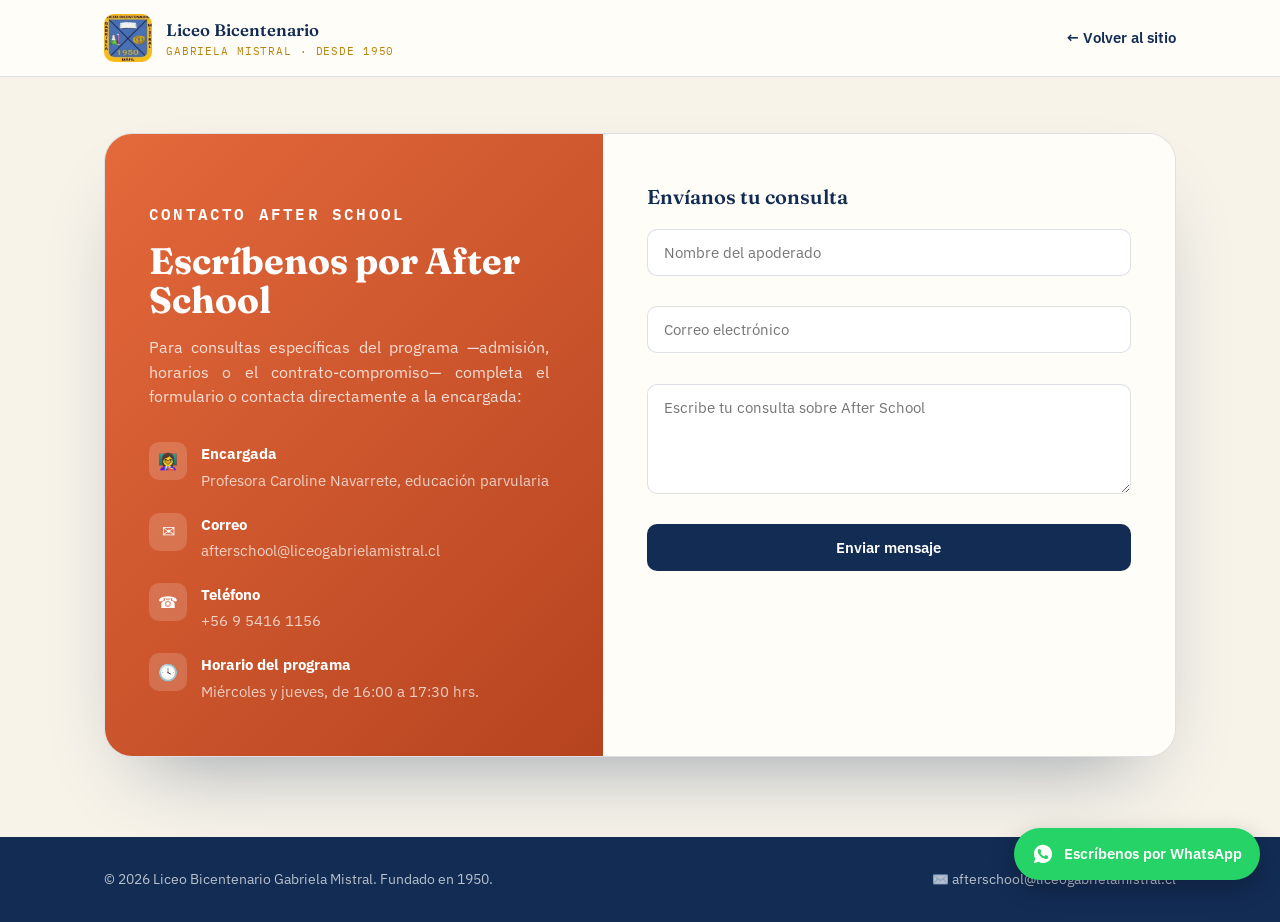
<file: contacto-afterschool.html>
<!DOCTYPE html>
<html lang="es">
<head>
<meta charset="UTF-8">
<meta name="viewport" content="width=device-width, initial-scale=1.0, viewport-fit=cover">
<title>Formulario de contacto After School · Liceo Bicentenario Gabriela Mistral</title>
<meta name="robots" content="noindex, nofollow">
<meta name="theme-color" content="#132C54">
<link rel="icon" type="image/jpeg" href="img/galeria/escudo.jpg">
<link rel="apple-touch-icon" href="img/galeria/escudo.jpg">
<link rel="preconnect" href="https://fonts.googleapis.com">
<link rel="preconnect" href="https://fonts.gstatic.com" crossorigin>
<link href="https://fonts.googleapis.com/css2?family=Fraunces:opsz,wght@9..144,500;9..144,600;9..144,900&family=IBM+Plex+Sans:wght@400;500;600&family=IBM+Plex+Mono:wght@500;600&display=swap" rel="stylesheet">
<link rel="stylesheet" href="estilos.css?v=2">
</head>
<body class="contact-page-body">

<header class="contact-page-header">
  <div class="wrap contact-page-header-row">
    <a href="index.html" class="brand">
      <img src="img/galeria/escudo.jpg" alt="Escudo Liceo Bicentenario Gabriela Mistral" onerror="this.style.display='none'">
      <div class="brand-text">
        <strong>Liceo Bicentenario</strong>
        <span>Gabriela Mistral · Desde 1950</span>
      </div>
    </a>
    <a href="index.html" class="contact-page-back">← Volver al sitio</a>
  </div>
</header>

<main class="contact-page-main">
  <div class="wrap">
    <div class="contact-page-card">

      <div class="contact-page-side contact-page-side--coral">
        <p class="eyebrow">Contacto After School</p>
        <h1>Escríbenos por After School</h1>
        <p>Para consultas específicas del programa —admisión, horarios o el contrato-compromiso— completa el formulario o contacta directamente a la encargada:</p>

        <div class="contact-info contact-page-info">
          <div class="info-row">
            <div class="ico" aria-hidden="true">👩‍🏫</div>
            <div><strong>Encargada</strong><span>Profesora Caroline Navarrete, educación parvularia</span></div>
          </div>
          <div class="info-row">
            <div class="ico" aria-hidden="true">✉</div>
            <div><strong>Correo</strong><span class="js-email" data-user="afterschool" data-domain="liceogabrielamistral.cl"></span></div>
          </div>
          <div class="info-row">
            <div class="ico" aria-hidden="true">☎</div>
            <div><strong>Teléfono</strong><span>+56 9 5416 1156</span></div>
          </div>
          <div class="info-row">
            <div class="ico" aria-hidden="true">🕓</div>
            <div><strong>Horario del programa</strong><span>Miércoles y jueves, de 16:00 a 17:30 hrs.</span></div>
          </div>
        </div>
      </div>

      <div class="contact-page-form-side">
        <h2>Envíanos tu consulta</h2>
        <form id="asContactPageForm" novalidate>
          <div class="field">
            <input type="text" id="asfName" placeholder="Nombre del apoderado" required>
            <span class="field-msg"></span>
          </div>
          <div class="field">
            <input type="email" id="asfEmail" placeholder="Correo electrónico" required>
            <span class="field-msg"></span>
          </div>
          <div class="field">
            <textarea id="asfMessage" placeholder="Escribe tu consulta sobre After School" required></textarea>
            <span class="field-msg"></span>
          </div>
          <button type="submit">Enviar mensaje</button>
          <p class="form-success" id="asContactPageSuccess" role="status"></p>
          <p class="form-fallback" id="asContactPageFallback" hidden>
            ¿No se abrió tu aplicación de correo? Escríbenos por
            <a href="https://wa.me/56954161156" target="_blank" rel="noopener">WhatsApp</a>
            o <button type="button" id="asContactPageCopyBtn">copia el correo</button>
          </p>
        </form>
      </div>

    </div>
  </div>
</main>

<footer>
  <div class="wrap footer-row">
    <span>© <span class="js-year">2026</span> Liceo Bicentenario Gabriela Mistral. Fundado en 1950.</span>
    <span class="footer-contact">✉️ <span class="js-email" data-user="afterschool" data-domain="liceogabrielamistral.cl"></span></span>
  </div>
</footer>

<script src="contacto-form.js?v=1"></script>
<script>
  // ---------------------------------------------------------------
  // ENVÍO REAL (opcional): para que el mensaje llegue garantizado, sin
  // depender de que el celular tenga una app de correo configurada,
  // crea una cuenta gratis en https://web3forms.com, copia tu "Access
  // Key" y pégala aquí abajo entre las comillas. Mientras esto esté
  // vacío, el formulario sigue funcionando igual que antes (mailto).
  // ---------------------------------------------------------------
  initContactForm({
    formId: 'asContactPageForm',
    successId: 'asContactPageSuccess',
    fallbackId: 'asContactPageFallback',
    copyBtnId: 'asContactPageCopyBtn',
    copyBtnLabel: 'copia el correo',
    requiredFieldIds: ['asfName', 'asfEmail', 'asfMessage'],
    nameFieldId: 'asfName',
    emailFieldId: 'asfEmail',
    messageFieldId: 'asfMessage',
    // Correo al que llega el mensaje (mismo que se muestra en la página).
    destinatarios: ['afterschool' + '@' + 'liceogabrielamistral.cl'],
    web3formsKey: '',
    buildSubject: (nombre) => `Consulta After School — ${nombre}`,
    buildBody: (nombre, correo, asunto, mensaje) => `Nombre del apoderado: ${nombre}\nCorreo de contacto: ${correo}\n\n${mensaje}`,
    successMsgMailto: 'Se abrió tu aplicación de correo con el mensaje listo — solo debes presionar "Enviar" ahí.',
    successMsgWeb3: 'Tu consulta fue enviada. Te responderemos a la brevedad.',
  });
</script>
<a class="whatsapp-float" href="https://wa.me/56954161156?text=Hola%2C%20tengo%20una%20consulta%20sobre%20el%20programa%20After%20School" target="_blank" rel="noopener" aria-label="Escribir por WhatsApp a After School">
  <svg viewBox="0 0 24 24" fill="currentColor" aria-hidden="true"><path d="M12.04 2C6.58 2 2.13 6.45 2.13 11.91c0 1.81.48 3.58 1.4 5.14L2 22l5.11-1.49a9.9 9.9 0 0 0 4.93 1.32h.01c5.46 0 9.91-4.45 9.91-9.91 0-2.65-1.03-5.14-2.9-7.01A9.87 9.87 0 0 0 12.04 2zm5.8 14.02c-.24.68-1.42 1.31-1.96 1.39-.5.08-1.13.11-1.83-.12-.42-.13-.96-.31-1.65-.6-2.9-1.25-4.79-4.17-4.94-4.36-.14-.2-1.18-1.57-1.18-2.99 0-1.42.75-2.12 1.01-2.41.26-.28.58-.35.77-.35h.55c.18 0 .42-.02.65.5.24.55.81 1.9.88 2.04.07.14.11.31.02.5-.09.19-.14.31-.28.48-.14.17-.29.37-.42.5-.14.14-.28.29-.12.57.16.28.71 1.17 1.53 1.89 1.05.94 1.94 1.23 2.22 1.37.28.14.44.12.6-.07.16-.19.68-.79.87-1.06.18-.28.36-.23.6-.14.24.09 1.55.73 1.82.86.27.14.44.2.51.31.07.12.07.65-.17 1.32z"/></svg>
  <span>Escríbenos por WhatsApp</span>
</a>

</body>
</html>
</file>
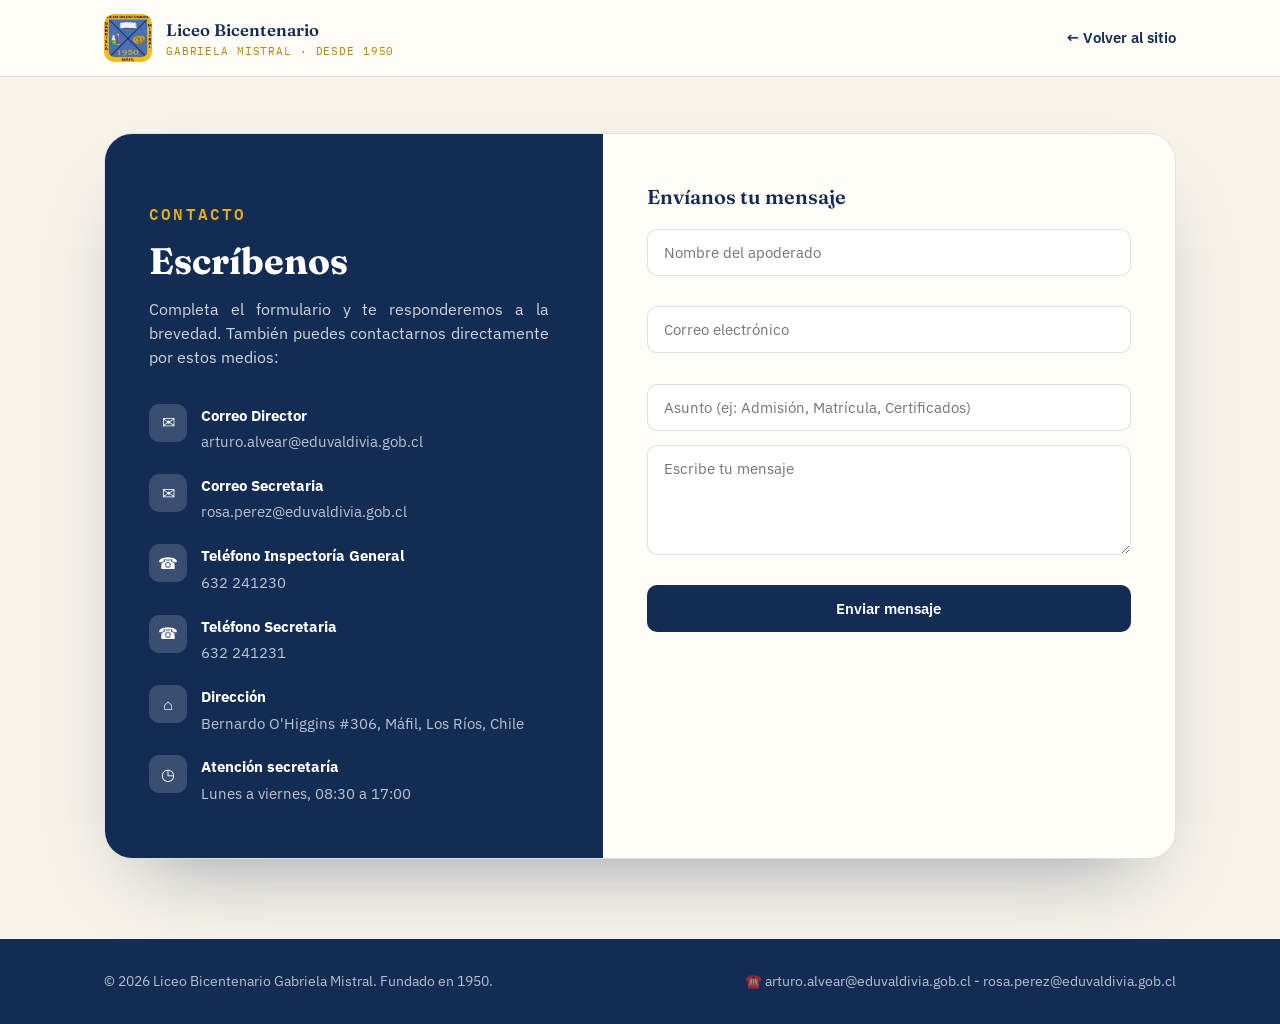
<file: contacto.html>
<!DOCTYPE html>
<html lang="es">
<head>
<meta charset="UTF-8">
<meta name="viewport" content="width=device-width, initial-scale=1.0, viewport-fit=cover">
<title>Formulario de contacto · Liceo Bicentenario Gabriela Mistral</title>
<meta name="robots" content="noindex, nofollow">
<meta name="theme-color" content="#132C54">
<link rel="icon" type="image/jpeg" href="img/galeria/escudo.jpg">
<link rel="apple-touch-icon" href="img/galeria/escudo.jpg">
<link rel="preconnect" href="https://fonts.googleapis.com">
<link rel="preconnect" href="https://fonts.gstatic.com" crossorigin>
<link href="https://fonts.googleapis.com/css2?family=Fraunces:opsz,wght@9..144,500;9..144,600;9..144,900&family=IBM+Plex+Sans:wght@400;500;600&family=IBM+Plex+Mono:wght@500;600&display=swap" rel="stylesheet">
<link rel="stylesheet" href="estilos.css?v=2">
</head>
<body class="contact-page-body">

<header class="contact-page-header">
  <div class="wrap contact-page-header-row">
    <a href="index.html" class="brand">
      <img src="img/galeria/escudo.jpg" alt="Escudo Liceo Bicentenario Gabriela Mistral" onerror="this.style.display='none'">
      <div class="brand-text">
        <strong>Liceo Bicentenario</strong>
        <span>Gabriela Mistral · Desde 1950</span>
      </div>
    </a>
    <a href="index.html" class="contact-page-back">← Volver al sitio</a>
  </div>
</header>

<main class="contact-page-main">
  <div class="wrap">
    <div class="contact-page-card">

      <div class="contact-page-side">
        <p class="eyebrow">Contacto</p>
        <h1>Escríbenos</h1>
        <p>Completa el formulario y te responderemos a la brevedad. También puedes contactarnos directamente por estos medios:</p>

        <div class="contact-info contact-page-info">
          <div class="info-row">
            <div class="ico" aria-hidden="true">✉</div>
            <div><strong>Correo Director</strong><span class="js-email" data-user="arturo.alvear" data-domain="eduvaldivia.gob.cl"></span></div>
          </div>
          <div class="info-row">
            <div class="ico" aria-hidden="true">✉</div>
            <div><strong>Correo Secretaria</strong><span class="js-email" data-user="rosa.perez" data-domain="eduvaldivia.gob.cl"></span></div>
          </div>
          <div class="info-row">
            <div class="ico" aria-hidden="true">☎</div>
            <div><strong>Teléfono Inspectoría General</strong><span>632 241230</span></div>
          </div>
          <div class="info-row">
            <div class="ico" aria-hidden="true">☎</div>
            <div><strong>Teléfono Secretaria</strong><span>632 241231</span></div>
          </div>
          <div class="info-row">
            <div class="ico" aria-hidden="true">⌂</div>
            <div><strong>Dirección</strong><span>Bernardo O'Higgins #306, Máfil, Los Ríos, Chile</span></div>
          </div>
          <div class="info-row">
            <div class="ico" aria-hidden="true">◷</div>
            <div><strong>Atención secretaría</strong><span>Lunes a viernes, 08:30 a 17:00</span></div>
          </div>
        </div>
      </div>

      <div class="contact-page-form-side">
        <h2>Envíanos tu mensaje</h2>
        <form id="contactPageForm" novalidate>
          <div class="field">
            <input type="text" id="fName" placeholder="Nombre del apoderado" required>
            <span class="field-msg"></span>
          </div>
          <div class="field">
            <input type="email" id="fEmail" placeholder="Correo electrónico" required>
            <span class="field-msg"></span>
          </div>
          <input type="text" id="fSubject" placeholder="Asunto (ej: Admisión, Matrícula, Certificados)">
          <div class="field">
            <textarea id="fMessage" placeholder="Escribe tu mensaje" required></textarea>
            <span class="field-msg"></span>
          </div>
          <button type="submit">Enviar mensaje</button>
          <p class="form-success" id="contactPageSuccess" role="status"></p>
          <p class="form-fallback" id="contactPageFallback" hidden>
            ¿No se abrió tu aplicación de correo?
            <button type="button" id="contactPageCopyBtn">Copiar correo del director</button>
          </p>
        </form>
      </div>

    </div>
  </div>
</main>

<footer>
  <div class="wrap footer-row">
    <span>© <span class="js-year">2026</span> Liceo Bicentenario Gabriela Mistral. Fundado en 1950.</span>
    <span class="footer-contact">☎️ <span class="js-email" data-user="arturo.alvear" data-domain="eduvaldivia.gob.cl"></span> - <span class="js-email" data-user="rosa.perez" data-domain="eduvaldivia.gob.cl"></span></span>
  </div>
</footer>

<script src="contacto-form.js?v=1"></script>
<script>
  // ---------------------------------------------------------------
  // ENVÍO REAL (opcional): para que el mensaje llegue garantizado, sin
  // depender de que el celular tenga una app de correo configurada,
  // crea una cuenta gratis en https://web3forms.com, copia tu "Access
  // Key" y pégala aquí abajo entre las comillas. Mientras esto esté
  // vacío, el formulario sigue funcionando igual que antes (mailto).
  // ---------------------------------------------------------------
  initContactForm({
    formId: 'contactPageForm',
    successId: 'contactPageSuccess',
    fallbackId: 'contactPageFallback',
    copyBtnId: 'contactPageCopyBtn',
    copyBtnLabel: 'Copiar correo del director',
    requiredFieldIds: ['fName', 'fEmail', 'fMessage'],
    nameFieldId: 'fName',
    emailFieldId: 'fEmail',
    subjectFieldId: 'fSubject',
    messageFieldId: 'fMessage',
    // Correos a los que llega el mensaje (mismos que se muestran en la página).
    // Se arman en dos partes para no dejar la dirección completa como texto plano.
    destinatarios: [
      ['arturo.alvear', 'eduvaldivia.gob.cl'],
      ['rosa.perez', 'eduvaldivia.gob.cl'],
    ].map(([user, domain]) => `${user}@${domain}`),
    web3formsKey: '',
    buildSubject: (nombre, asunto) => asunto ? `Contacto liceo: ${asunto}` : `Contacto liceo — mensaje de ${nombre}`,
    buildBody: (nombre, correo, asunto, mensaje) => `Nombre: ${nombre}\nCorreo de contacto: ${correo}\n\n${mensaje}`,
    successMsgMailto: 'Se abrió tu aplicación de correo con el mensaje listo — solo debes presionar "Enviar" ahí.',
    successMsgWeb3: 'Tu mensaje fue enviado. Te responderemos a la brevedad.',
  });
</script>
</body>
</html>
</file>
<file: estilos.css>
:root{
  --navy:#132C54;
  --blue:#2E5AA8;
  --blue-soft:#4C74B8;
  --gold:#E8AA1E;
  --gold-deep:#B9840E;
  --cream:#F7F3E9;
  --ink:#1B1B1B;
  --paper:#FFFDF8;
  --lab-green:#4C7A3D;
  --coral:#E4693B;
  --coral-light:#FBEAE0;
  --line: rgba(19,44,84,0.14);
}
*{box-sizing:border-box;}
html{scroll-behavior:smooth;}
body{
  margin:0;
  background:var(--cream);
  color:var(--ink);
  font-family:'IBM Plex Sans', sans-serif;
  line-height:1.55;
  -webkit-font-smoothing:antialiased;
}
h1,h2,h3{
  font-family:'Fraunces', serif;
  color:var(--navy);
  margin:0;
  line-height:1.05;
}
.eyebrow{
  font-family:'IBM Plex Mono', monospace;
  text-transform:uppercase;
  letter-spacing:.14em;
  font-size:.72rem;
  font-weight:600;
  color:var(--gold-deep);
}
a{color:inherit;}
img{max-width:100%;display:block;}
.wrap{max-width:1120px;margin:0 auto;padding:0 24px;}
button{font-family:inherit;}

/* ---------- TEXTO JUSTIFICADO Y ANTI-DESBORDE ---------- */
body{overflow-x:hidden;}
p{
  text-align:justify;
  text-align-last:left;
  -webkit-hyphens:none;
  -ms-hyphens:none;
  hyphens:none;
  overflow-wrap:break-word;
  word-wrap:break-word;
  word-break:break-word;
}
h1,h2,h3,h4,li,span,a,strong,em,td,th,blockquote,label{
  overflow-wrap:break-word;
  word-wrap:break-word;
  word-break:break-word;
}
img,iframe,video,svg,table,input,textarea{max-width:100%;}

@media (prefers-reduced-motion: reduce){
  *{animation-duration:.001ms !important;transition-duration:.001ms !important;}
}

/* ---------- HEADER ---------- */
header{
  position:sticky;top:0;z-index:50;
  background:var(--paper);
  border-bottom:1px solid var(--line);
}
.nav-row{
  display:flex;align-items:center;justify-content:space-between;
  padding:12px 24px;
}
.brand{display:flex;align-items:center;gap:14px;text-decoration:none;}
.brand img{width:48px;height:48px;border-radius:10px;}
.brand-text{display:flex;flex-direction:column;}
.brand-text strong{font-family:'Fraunces',serif;font-size:1.05rem;color:var(--navy);font-weight:600;}
.brand-text span{font-family:'IBM Plex Mono',monospace;font-size:.68rem;letter-spacing:.08em;color:var(--gold-deep);text-transform:uppercase;}
nav ul{list-style:none;display:flex;gap:28px;margin:0;padding:0;}
nav a{text-decoration:none;font-weight:500;font-size:.94rem;color:var(--navy);position:relative;padding:6px 0;cursor:pointer;background:none;border:none;}
nav a::after{content:"";position:absolute;left:0;bottom:0;width:0;height:2px;background:var(--gold);transition:width .2s ease;}
nav a:hover::after{width:100%;}
nav a[aria-current="page"]::after{width:100%;}
.nav-cta{
  background:var(--blue);color:#fff;padding:9px 18px;border-radius:100px;
  font-size:.88rem;font-weight:600;text-decoration:none;white-space:nowrap;
  border:none;cursor:pointer;
}
.burger{display:none;background:none;border:none;cursor:pointer;padding:6px;}
.burger span{display:block;width:24px;height:2px;background:var(--navy);margin:5px 0;}

/* ---------- SUBMENÚ "AFTER SCHOOL" (proyecto clave, separado del resto) ---------- */
.nav-dropdown{position:relative;}
.nav-dropdown-link{display:inline-flex;align-items:center;gap:5px;}
.nav-caret{font-size:.65rem;color:var(--coral);transition:transform .2s ease;}
.nav-dropdown.open .nav-caret{transform:rotate(180deg);}
.nav-submenu{
  list-style:none;margin:8px 0 0;padding:0;
  max-height:0;overflow:hidden;border-radius:8px;
  background:rgba(228,105,59,.08);
  transition:max-height .25s ease, padding .25s ease;
}
.nav-dropdown.open .nav-submenu{max-height:220px;padding:6px 0;}
.nav-submenu a{display:block;padding:8px 16px;color:var(--coral);font-size:.88rem;font-weight:600;}
.nav-submenu a::after{display:none;}

@media (min-width:861px){
  .nav-dropdown:hover .nav-caret,
  .nav-dropdown:focus-within .nav-caret{transform:rotate(180deg);}
  .nav-submenu{
    position:absolute;top:calc(100% + 16px);left:50%;
    transform:translateX(-50%) translateY(-6px);
    background:var(--coral);
    min-width:220px;border-radius:12px;
    max-height:none;overflow:visible;padding:10px 0;
    opacity:0;pointer-events:none;
    box-shadow:0 20px 40px -18px rgba(228,105,59,.55);
    transition:opacity .18s ease, transform .18s ease;
    z-index:60;
  }
  .nav-submenu::before{
    content:"";position:absolute;top:-6px;left:50%;transform:translateX(-50%);
    width:12px;height:12px;background:var(--coral);border-radius:2px;rotate:45deg;
  }
  .nav-dropdown:hover .nav-submenu,
  .nav-dropdown.open .nav-submenu,
  .nav-dropdown:focus-within .nav-submenu{
    opacity:1;pointer-events:auto;transform:translateX(-50%) translateY(0);
  }
  .nav-submenu a{color:#fff;padding:10px 20px;white-space:nowrap;}
  .nav-submenu a:hover{background:rgba(255,255,255,.16);}
}

/* ---------- HERO ---------- */
.hero{
  position:relative;
  overflow:hidden;
  background:var(--navy);
  color:#fff;
}
/* Fondo: fotos reales del liceo que se van rotando detrás del texto */
.hero-bg{
  position:absolute;top:0;right:0;bottom:0;left:0;z-index:0;
  background:
    linear-gradient(135deg, transparent 46%, rgba(232,170,30,0.5) 47%, rgba(232,170,30,0.5) 47.6%, transparent 48.6%),
    linear-gradient(-45deg, transparent 46%, rgba(232,170,30,0.35) 47%, rgba(232,170,30,0.35) 47.6%, transparent 48.6%),
    var(--navy);
}
.hero-bg-slide{
  position:absolute;top:0;right:0;bottom:0;left:0;
  background-size:cover;background-position:center;
  opacity:0;
  transform:scale(1.1);
  transition:opacity 1.8s ease;
  animation:heroKenBurns 18s ease-in-out infinite alternate;
  animation-play-state:paused;
}
.hero-bg-slide.active{
  opacity:1;
  animation-play-state:running;
}
@keyframes heroKenBurns{
  from{transform:scale(1.12) translate(0,0);}
  to{transform:scale(1) translate(-1.6%,-1.6%);}
}
.hero::before{
  content:"";position:absolute;top:0;right:0;bottom:0;left:0;z-index:1;
  background:linear-gradient(100deg, rgba(19,44,84,.82) 0%, rgba(19,44,84,.62) 32%, rgba(19,44,84,.28) 60%, rgba(19,44,84,.4) 100%);
}
.hero-inner{
  position:relative;z-index:2;
  display:grid;grid-template-columns:1.15fr .85fr;gap:48px;
  align-items:center;
  padding:88px 24px 72px;
  max-width:1120px;margin:0 auto;
}
.hero h1{font-size:clamp(2.1rem,4vw,3.15rem);color:#fff;font-weight:600;
  opacity:0;animation:riseIn .7s .1s ease forwards;}
.hero h1 em{font-style:normal;color:var(--gold);}
.hero p.lead{font-size:1.08rem;color:rgba(255,255,255,.82);max-width:46ch;margin-top:18px;
  opacity:0;animation:riseIn .7s .25s ease forwards;}
.hero-actions{display:flex;gap:14px;margin-top:32px;flex-wrap:wrap;
  opacity:0;animation:riseIn .7s .4s ease forwards;}
.eyebrow{opacity:0;animation:riseIn .7s 0s ease forwards;}
/* Caja de lemas del liceo, van rotando cada pocos segundos */
.hero-lemas{
  margin-top:28px;padding:18px 22px;max-width:48ch;
  border:1px solid rgba(255,255,255,.35);border-radius:6px;
  background:rgba(19,44,84,.28);
  opacity:0;animation:riseIn .7s .55s ease forwards;
}
.hero-lemas-eyebrow{
  font-family:'IBM Plex Mono',monospace;text-transform:uppercase;letter-spacing:.14em;
  font-size:.66rem;font-weight:600;color:var(--gold);margin:0 0 8px;
}
.hero-lemas-text{
  font-family:'Fraunces',serif;font-weight:600;font-size:1.02rem;
  color:#fff;margin:0;line-height:1.4;
  transition:opacity .5s ease, transform .5s ease;
}
.hero-lemas-text.is-swapping{opacity:0;transform:translateY(6px);}
@keyframes riseIn{
  from{opacity:0;transform:translateY(14px);}
  to{opacity:1;transform:translateY(0);}
}
@media (prefers-reduced-motion: reduce){
  .hero-bg-slide{animation:none !important;transform:scale(1) !important;}
}
.btn{
  display:inline-flex;align-items:center;gap:8px;
  padding:13px 24px;border-radius:100px;font-weight:600;font-size:.94rem;
  text-decoration:none;border:1px solid transparent;cursor:pointer;
  transition:transform .15s ease, box-shadow .15s ease;
}
.btn:hover{transform:translateY(-2px);}
.btn-gold{background:var(--gold);color:var(--navy);}
.btn-gold:hover{box-shadow:0 10px 24px -8px rgba(232,170,30,.6);}
.btn-outline{border-color:rgba(255,255,255,.4);color:#fff;background:none;}
.btn-outline:hover{background:rgba(255,255,255,.08);}

.seal{
  justify-self:center;
  width:220px;height:220px;border-radius:50%;
  background:var(--blue);
  border:6px solid var(--gold);
  display:flex;align-items:center;justify-content:center;flex-direction:column;
  text-align:center;
  box-shadow:0 20px 50px rgba(0,0,0,.35);
  opacity:0;transform:scale(.85) rotate(-8deg);
  animation:sealIn .8s .3s cubic-bezier(.2,.8,.2,1) forwards;
  transition:transform .3s ease;
}
.seal:hover{transform:scale(1.04) rotate(0deg);}
@keyframes sealIn{
  to{opacity:1;transform:scale(1) rotate(0deg);}
}
.seal img{width:86px;height:86px;object-fit:contain;margin-bottom:8px;border-radius:10px;}
.seal .since{font-family:'IBM Plex Mono',monospace;color:var(--gold);font-size:.82rem;letter-spacing:.08em;}

.hero-wave{
  position:relative;z-index:2;height:36px;
  background:linear-gradient(180deg, transparent, rgba(0,0,0,.12));
}

/* ---------- MARQUEE / CINTA EN MOVIMIENTO ---------- */
.marquee{
  background:var(--navy);color:rgba(255,255,255,.85);
  overflow:hidden;white-space:nowrap;
  border-bottom:1px solid rgba(255,255,255,.08);
}
.marquee-track{
  display:inline-flex;
  animation:marqueeScroll 32s linear infinite;
}
.marquee-track span{
  font-family:'IBM Plex Mono',monospace;
  font-size:.76rem;letter-spacing:.1em;text-transform:uppercase;
  padding:11px 0;
}
@keyframes marqueeScroll{
  from{transform:translateX(0);}
  to{transform:translateX(-50%);}
}
@media (prefers-reduced-motion: reduce){
  .marquee-track{animation:none;}
}

/* ---------- SECTION SHELL ---------- */
section{padding:0;}
.section-head{max-width:640px;margin-bottom:48px;}
.section-head h2{font-size:clamp(1.7rem,3vw,2.3rem);margin-top:8px;font-weight:600;}
.section-head p{color:#4a4a4a;margin-top:14px;font-size:1.02rem;}
.divider{
  height:2px;width:64px;
  background:repeating-linear-gradient(90deg,var(--gold) 0 8px, transparent 8px 14px);
  margin:0 0 18px;
}

/* ---------- FICHA / TABS ---------- */
.ficha-wrap{
  margin-top:-1px;
  padding-top:28px;
}
.ficha-label{margin-bottom:10px;}
.tabs-nav{
  position:relative;
  display:flex;gap:4px;
  border-bottom:2px solid var(--line);
  overflow-x:auto;
  scrollbar-width:none;
}
.tabs-nav::-webkit-scrollbar{display:none;}
.tab-btn{
  position:relative;
  display:flex;align-items:center;gap:8px;
  background:rgba(19,44,84,.04);
  border:1px solid var(--line);
  border-bottom:none;
  padding:14px 20px 12px;
  border-radius:12px 12px 0 0;
  cursor:pointer;
  color:var(--navy);
  font-weight:600;
  font-size:.92rem;
  white-space:nowrap;
  transition:background .2s ease, color .2s ease, transform .15s ease;
  transform:translateY(2px);
}
.tab-btn .tab-index{
  font-family:'IBM Plex Mono',monospace;
  font-size:.68rem;color:var(--gold-deep);letter-spacing:.06em;
}
.tab-btn:hover{background:rgba(19,44,84,.09);transform:translateY(0);}
.tab-btn.active{
  background:var(--paper);
  color:var(--navy);
  transform:translateY(0);
  border-color:var(--line);
}
.tab-btn.active .tab-index{color:var(--navy);}
.tab-slider{
  position:absolute;bottom:-2px;height:2px;background:var(--gold);
  box-shadow:0 0 12px 1px rgba(232,170,30,.55);
  transition:left .3s cubic-bezier(.4,0,.2,1), width .3s cubic-bezier(.4,0,.2,1);
}

/* ---------- TRANSICIÓN ENTRE PESTAÑAS ---------- */
.tab-transition{
  position:fixed;inset:0;z-index:300;
  visibility:hidden;
  pointer-events:none;
}
.tab-transition.tt-active{visibility:visible;}
.tt-sweep{
  position:absolute;inset:0;
  background:linear-gradient(115deg,
    var(--navy) 0%, var(--navy) 46%,
    var(--gold) 46%, var(--gold) 50%,
    var(--navy) 50%, var(--navy) 100%);
  transform:translateX(-108%);
}
.tab-transition.tt-run .tt-sweep{
  animation:ttSweep .78s cubic-bezier(.76,0,.24,1) forwards;
}
@keyframes ttSweep{
  0%{transform:translateX(-108%);}
  46%{transform:translateX(0%);}
  56%{transform:translateX(0%);}
  100%{transform:translateX(108%);}
}
.tt-mark{
  position:absolute;top:50%;left:50%;
  transform:translate(-50%,-46%);
  opacity:0;
  display:flex;flex-direction:column;align-items:center;gap:8px;
  text-align:center;pointer-events:none;
}
.tt-mark .tt-index{
  font-family:'IBM Plex Mono',monospace;font-size:.78rem;
  letter-spacing:.36em;color:var(--gold);
}
.tt-mark .tt-name{
  font-family:'Fraunces',serif;font-weight:600;
  font-size:clamp(1.6rem,4vw,2.6rem);color:#fff;
}
.tab-transition.tt-run .tt-mark{
  animation:ttMark .78s cubic-bezier(.76,0,.24,1) forwards;
}
@keyframes ttMark{
  0%{opacity:0;transform:translate(-50%,-40%);}
  42%{opacity:0;}
  50%{opacity:1;transform:translate(-50%,-50%);}
  60%{opacity:1;}
  72%{opacity:0;transform:translate(-50%,-58%);}
  100%{opacity:0;}
}
@media (prefers-reduced-motion: reduce){
  .tab-transition{display:none !important;}
}

.tab-panels{background:var(--paper);overflow:hidden;}
.panel{
  display:none;
  padding:56px 0 96px;
}
.panel.active{display:block;}

/* Cada bloque directo del panel entra en cascada — nada de golpe seco */
.panel.active .wrap > *{
  opacity:0;
  transform:translateY(22px);
  animation:panelChildIn .7s cubic-bezier(.19,1,.22,1) forwards;
}
.panel.active .wrap > *:nth-child(1){animation-delay:.08s;}
.panel.active .wrap > *:nth-child(2){animation-delay:.2s;}
.panel.active .wrap > *:nth-child(3){animation-delay:.32s;}
.panel.active .wrap > *:nth-child(4){animation-delay:.44s;}
@keyframes panelChildIn{
  to{opacity:1;transform:translateY(0);}
}

/* ---------- NOSOTROS / PILARES ---------- */
.about-grid{display:grid;grid-template-columns:1fr 1fr;gap:56px;align-items:start;}
.about-copy{align-self:start;}
@media (min-width:861px){
  .about-copy{position:sticky;top:96px;}
}
.about-copy p{margin:0 0 16px;color:#333;}
.about-copy strong{color:var(--navy);}
.stat-row{display:flex;gap:28px;margin-top:24px;flex-wrap:wrap;}
.stat{display:flex;flex-direction:column;}
.stat strong{font-family:'Fraunces',serif;font-size:2rem;color:var(--navy);font-weight:600;}
.stat span{font-size:.8rem;color:#666;}

.pillars{display:grid;grid-template-columns:1fr 1fr;gap:2px;background:var(--line);border:1px solid var(--line);border-radius:16px;overflow:hidden;}
.pillar-item{background:var(--paper);transition:background .2s ease;}
.pillar-item:hover{background:#fff;}
.pillar{
  width:100%;background:none;padding:26px 46px 20px 22px;border:none;text-align:left;cursor:pointer;
  font-family:inherit;position:relative;display:block;
}
.pillar .glyph{
  width:40px;height:40px;border-radius:10px;
  display:flex;align-items:center;justify-content:center;
  margin-bottom:14px;font-family:'IBM Plex Mono',monospace;font-weight:600;
  color:#fff;font-size:1.1rem;
  transition:transform .25s ease;
}
.pillar-item:hover .glyph{transform:scale(1.1) rotate(-4deg);}
.pillar h3{font-size:1.02rem;font-weight:600;margin-bottom:6px;color:var(--navy);}
.pillar p{font-size:.9rem;color:#555;margin:0;}
.pillar-toggle{
  position:absolute;top:24px;right:20px;
  font-size:1.2rem;color:var(--coral);line-height:1;
  transition:transform .25s ease;
}
.pillar-item.open .pillar-toggle{transform:rotate(45deg);}
.pillar-more{max-height:0;overflow:hidden;transition:max-height .3s ease, padding .3s ease;padding:0 22px;}
.pillar-item.open .pillar-more{max-height:400px;padding:0 22px 22px;}
.pillar-more p{font-size:.86rem;color:#444;line-height:1.5;margin:0;border-top:1px dashed var(--line);padding-top:14px;}
.g-blue{background:var(--blue);}
.g-green{background:var(--lab-green);}
.g-gold{background:var(--gold-deep);}
.g-navy{background:var(--navy);}

/* ---------- NOSOTROS / MOMENTOS (fotos con texto) ---------- */
.moments{margin-top:64px;}
.moments-head{margin-bottom:24px;}
.moments-head .eyebrow{
  font-family:'IBM Plex Mono',monospace;font-size:.66rem;font-weight:600;
  color:var(--coral);letter-spacing:.14em;text-transform:uppercase;margin:0 0 8px;
}
.moments-head h3{font-family:'Fraunces',serif;font-size:1.5rem;color:var(--navy);margin:0;}
.moments-grid{display:grid;grid-template-columns:1fr 1fr;gap:24px;}
.moment-card{
  margin:0;background:var(--paper);border-radius:20px;overflow:hidden;
  border:1px solid var(--line);box-shadow:0 14px 30px -16px rgba(19,44,84,.4);
  transition:transform .28s ease, box-shadow .28s ease;
}
.moment-card:hover{transform:translateY(-6px);box-shadow:0 26px 48px -18px rgba(19,44,84,.55);}
.moment-media{position:relative;aspect-ratio:4/3;overflow:hidden;background:linear-gradient(160deg,var(--navy),var(--blue-soft));box-shadow:inset 0 -30px 40px -30px rgba(0,0,0,.35);}
.moment-media img{
  width:100%;height:100%;object-fit:cover;display:block;
  transition:transform .5s ease, opacity .3s ease;
}
.moment-media img.img-error{opacity:0;position:absolute;pointer-events:none;}
.moment-card:hover .moment-media img{transform:scale(1.08);}
.moment-media::after{
  content:"";position:absolute;inset:0;
  background:linear-gradient(180deg, rgba(19,44,84,0) 55%, rgba(19,44,84,.65) 100%);
  pointer-events:none;
}
.moment-tag{
  position:absolute;top:14px;left:14px;z-index:2;
  background:var(--gold);color:var(--navy);
  font-family:'IBM Plex Mono',monospace;font-weight:600;font-size:.66rem;
  letter-spacing:.08em;text-transform:uppercase;
  padding:6px 12px;border-radius:100px;
  box-shadow:0 8px 18px -8px rgba(0,0,0,.4);
}
.moment-text{padding:20px 22px 24px;}
.moment-text h4{font-family:'Fraunces',serif;font-size:1.08rem;color:var(--navy);margin:0 0 8px;}
.moment-text p{font-size:.9rem;color:#444;line-height:1.5;margin:0;}
@media (max-width:860px){
  .moments-grid{grid-template-columns:1fr;}
}

/* ---------- NORMAS Y DEBERES ---------- */
.rules-grid{
  display:grid;grid-template-columns:repeat(3,1fr);gap:20px;margin-bottom:40px;
}
.rule-card{
  background:var(--paper);border:1px solid var(--line);border-radius:16px;
  padding:26px 24px;transition:transform .2s ease, box-shadow .2s ease;
}
.rule-card:hover{transform:translateY(-3px);box-shadow:0 22px 38px -30px rgba(19,44,84,.4);}
.rule-card .glyph{
  width:40px;height:40px;border-radius:10px;
  display:flex;align-items:center;justify-content:center;
  margin-bottom:14px;font-family:'IBM Plex Mono',monospace;font-weight:600;
  color:#fff;font-size:1.1rem;
}
.rule-card h3{font-size:1.02rem;font-weight:600;margin-bottom:10px;color:var(--navy);}
.rule-card .as-list{margin-top:14px;gap:8px;}
.rule-card .as-list li{font-size:.86rem;color:#444;}

@media (max-width:960px){
  .rules-grid{grid-template-columns:1fr 1fr;}
}
@media (max-width:640px){
  .rules-grid{grid-template-columns:1fr;}
}

/* ---------- ADMISION / STEPPER ---------- */
.admission-inner{background:var(--navy);color:#fff;padding:0;position:relative;overflow:hidden;}
.admission-bg{
  position:absolute;inset:0;z-index:0;
  background-size:cover;background-position:center 30%;
  filter:blur(4px) saturate(.85);
  transform:scale(1.08); /* evita bordes desenfocados visibles */
}
.admission-inner::after{
  content:"";position:absolute;inset:0;z-index:1;
  background:linear-gradient(180deg, rgba(19,44,84,.93) 0%, rgba(19,44,84,.9) 55%, rgba(19,44,84,.95) 100%);
}
.admission-inner > .wrap{position:relative;z-index:2;}
.admission-inner .section-head p{color:rgba(255,255,255,.75);}
.admission-inner .section-head h2{color:#fff;}
.admission-inner .divider{background:repeating-linear-gradient(90deg,var(--gold) 0 8px, transparent 8px 14px);}

.stepper{display:flex;flex-direction:column;gap:12px;}
.step{
  background:rgba(255,255,255,.06);border:1px solid rgba(255,255,255,.14);
  border-radius:14px;overflow:hidden;
  transition:border-color .2s ease;
}
.step.open{border-color:var(--gold);}
.step-head{
  width:100%;display:flex;align-items:center;gap:16px;
  background:none;border:none;color:#fff;cursor:pointer;
  padding:20px 22px;text-align:left;
}
.step-head .num{font-family:'IBM Plex Mono',monospace;color:var(--gold);font-size:.85rem;letter-spacing:.1em;}
.step-head h3{color:#fff;font-size:1rem;font-weight:600;flex:1;}
.step-toggle{
  font-size:1.2rem;color:var(--gold);transition:transform .25s ease;
  width:24px;text-align:center;
}
.step.open .step-toggle{transform:rotate(45deg);}
.step-body{
  max-height:0;overflow:hidden;
  transition:max-height .3s ease, padding .3s ease;
  padding:0 22px;
}
.step.open .step-body{max-height:200px;padding:0 22px 20px;}
.step-body p{font-size:.92rem;color:rgba(255,255,255,.75);margin:0;}
.admission-cta{margin-top:32px;display:flex;gap:16px;align-items:center;flex-wrap:wrap;}

/* ---------- AFTER SCHOOL ---------- */
.as-card{
  background:var(--coral-light);
  border-radius:24px;
  padding:48px;
  display:grid;grid-template-columns:1fr 1fr;gap:44px;
  box-shadow:0 30px 60px -30px rgba(228,105,59,.35);
  border:1px solid rgba(228,105,59,.18);
}
.as-badge{
  display:inline-flex;align-items:center;gap:8px;
  background:var(--coral);color:#fff;font-family:'IBM Plex Mono',monospace;
  font-size:.72rem;letter-spacing:.1em;text-transform:uppercase;
  padding:6px 14px;border-radius:100px;margin-bottom:16px;font-weight:600;
  margin-right:8px;
}
.as-badge-outline{
  background:none;border:1px solid var(--coral);color:var(--coral);
}
.as-card h2{font-size:1.9rem;color:var(--navy);}
.as-card p{color:#444;margin-top:14px;}
.as-list{list-style:none;margin:22px 0 0;padding:0;display:flex;flex-direction:column;gap:12px;}
.as-list li{display:flex;gap:12px;font-size:.94rem;color:#333;}
.as-list li::before{
  content:"";flex:0 0 8px;width:8px;height:8px;border-radius:50%;
  background:var(--coral);margin-top:7px;
}
.as-visual-wrap{
  display:flex;flex-direction:column;gap:18px;height:100%;
}
.as-visual{
  background:var(--navy);
  border-radius:18px;
  aspect-ratio:1/1;
  flex:0 0 auto;
  display:grid;grid-template-columns:repeat(3,1fr);grid-template-rows:repeat(3,1fr);
  overflow:hidden;
}
.as-visual-fill{
  flex:1;display:flex;flex-direction:column;justify-content:space-between;gap:16px;
  min-height:120px;
}
.as-visual-quote{
  background:#fff;border:1px dashed rgba(228,105,59,.4);border-radius:18px;
  padding:24px 22px;text-align:center;
}
.as-visual-quote-icon{font-size:1.8rem;display:block;margin-bottom:10px;}
.as-visual-quote p{color:#6b5d54;font-size:.92rem;margin:0;text-align:center;text-align-last:center;}
.as-visual-stats{
  display:flex;justify-content:space-between;gap:8px;
  background:#fff;border:1px solid rgba(228,105,59,.18);border-radius:18px;
  padding:20px 14px;
}
.as-visual-stat{flex:1;text-align:center;}
.as-visual-stat strong{display:block;font-size:1.3rem;color:var(--coral);font-family:'Fraunces',serif;font-weight:600;}
.as-visual-stat span{display:block;font-size:.7rem;color:#6b5d54;margin-top:4px;line-height:1.2;}
.as-visual-tip{
  display:flex;gap:12px;align-items:flex-start;
  background:#fff;border:1px solid rgba(228,105,59,.18);border-radius:18px;
  padding:20px 20px;
}
.as-visual-tip span{font-size:1.2rem;flex:0 0 auto;line-height:1;}
.as-visual-tip p{margin:0;color:#6b5d54;font-size:.85rem;}
.as-visual-photo{
  border-radius:18px;overflow:hidden;position:relative;aspect-ratio:4/3;
}
.as-visual-photo img{width:100%;height:100%;object-fit:cover;display:block;}
.as-visual-photo span{
  position:absolute;left:0;right:0;bottom:0;
  background:linear-gradient(0deg, rgba(19,44,84,.85), transparent 80%);
  color:#fff;font-size:.78rem;padding:26px 14px 10px;
}
.as-visual-checklist{
  background:#fff;border:1px solid rgba(228,105,59,.18);border-radius:18px;
  padding:20px 20px;
}
.as-visual-checklist h4{font-size:.85rem;color:var(--navy);margin-bottom:12px;font-family:'Fraunces',serif;font-weight:600;}
.as-visual-checklist ul{list-style:none;margin:0;padding:0;display:flex;flex-direction:column;gap:9px;}
.as-visual-checklist li{display:flex;gap:8px;font-size:.82rem;color:#444;align-items:flex-start;}
.as-visual-checklist li span{
  flex:0 0 auto;width:18px;height:18px;border-radius:50%;background:var(--coral);color:#fff;
  display:flex;align-items:center;justify-content:center;font-size:.65rem;margin-top:1px;
}
.as-visual-mention{
  display:flex;align-items:center;gap:12px;
  background:#fff;border:1px solid rgba(228,105,59,.18);border-radius:18px;
  padding:16px 18px;text-decoration:none;
}
.as-visual-mention > span:first-child{
  width:36px;height:36px;border-radius:50%;background:var(--coral-light);color:var(--coral);
  display:flex;align-items:center;justify-content:center;font-size:1.1rem;flex:0 0 auto;
}
.as-visual-mention div{flex:1;display:flex;flex-direction:column;min-width:0;}
.as-visual-mention strong{font-size:.85rem;color:var(--navy);}
.as-visual-mention div span{font-size:.75rem;color:#6b5d54;margin-top:2px;}
.as-visual-mention .arrow{font-size:1rem;color:var(--coral);flex:0 0 auto;}
@media (max-width:860px){
  .as-visual-wrap{height:auto;}
}
/* Recuadro grande con el equipo a cargo del programa */
.as-team-card{
  margin-top:32px;
  background:var(--navy);
  background-image:radial-gradient(rgba(255,255,255,.06) 1.5px, transparent 1.5px);
  background-size:18px 18px;
  border-radius:24px;
  padding:40px 44px;
  color:#fff;
}
.as-team-head{display:flex;gap:16px;align-items:flex-start;margin-bottom:20px;}
.as-team-icon{font-size:1.8rem;flex:0 0 auto;line-height:1;}
.as-team-head h3{font-size:1.3rem;color:#fff;font-family:'Fraunces',serif;font-weight:600;}
.as-team-head p{color:rgba(255,255,255,.72);margin-top:6px;font-size:.92rem;}
.as-team-chips{display:flex;flex-wrap:wrap;gap:10px;margin-bottom:28px;}
.as-team-chip{
  background:rgba(255,255,255,.08);border:1px solid rgba(255,255,255,.16);
  border-radius:100px;padding:7px 14px;font-size:.8rem;color:rgba(255,255,255,.85);
}
.as-team-grid{display:grid;grid-template-columns:repeat(auto-fit,minmax(190px,1fr));gap:16px;}
.as-team-member{
  background:rgba(255,255,255,.06);border:1px solid rgba(255,255,255,.14);
  border-radius:16px;padding:22px 18px;text-align:center;
  display:flex;flex-direction:column;align-items:center;
}
.as-team-member--lead{background:rgba(232,170,30,.14);border-color:rgba(232,170,30,.4);}
.as-team-avatar{
  width:48px;height:48px;border-radius:50%;background:rgba(255,255,255,.1);
  display:flex;align-items:center;justify-content:center;font-size:1.4rem;margin-bottom:12px;
}
.as-team-member strong{display:block;color:#fff;font-size:.98rem;font-weight:600;}
.as-team-member span{display:block;color:rgba(255,255,255,.68);font-size:.82rem;margin-top:4px;}
.as-team-tag{
  margin-top:14px !important;
  background:rgba(255,255,255,.1);color:rgba(255,255,255,.85) !important;
  border-radius:100px;padding:4px 12px;font-size:.72rem !important;
  letter-spacing:.03em;
}
.as-team-footer{
  display:flex;align-items:center;gap:12px;
  margin-top:28px;padding-top:24px;border-top:1px dashed rgba(255,255,255,.18);
}
.as-team-footer span{font-size:1.2rem;flex:0 0 auto;}
.as-team-footer p{color:rgba(255,255,255,.72);font-size:.86rem;margin:0;}
.as-team-footer strong{color:#fff;}
@media (max-width:640px){
  .as-team-card{padding:28px 22px;}
}
.as-visual button.as-icon,
.as-visual .as-center{display:flex;align-items:center;justify-content:center;font-size:1.4rem;color:#fff;
  transition:transform .2s ease, filter .2s ease;
  border:none;margin:0;font-family:inherit;}
.as-visual button.as-icon{cursor:pointer;}
.as-visual button.as-icon:hover,
.as-visual button.as-icon:focus-visible{transform:scale(1.08);filter:brightness(1.15);outline:none;}
.as-visual button.as-icon[aria-pressed="true"]{
  box-shadow:inset 0 0 0 3px rgba(255,255,255,.85);
  transform:scale(1.06);filter:brightness(1.1);
}
.as-visual :nth-child(1){background:var(--coral);}
.as-visual :nth-child(2){background:var(--gold);}
.as-visual :nth-child(3){background:var(--blue-soft);}
.as-visual :nth-child(4){background:var(--blue);}
.as-center{background:var(--navy);color:#fff;font-family:'Fraunces',serif;font-weight:600;font-size:1.1rem;text-align:center;}
.as-visual :nth-child(6){background:var(--coral);}
.as-visual :nth-child(7){background:var(--gold);}
.as-visual :nth-child(8){background:var(--blue);}
.as-visual :nth-child(9){background:var(--blue-soft);}
.as-schedule{
  margin-top:26px;font-family:'IBM Plex Mono',monospace;font-size:.82rem;
  color:var(--coral);background:#fff;border:1px dashed var(--coral);
  display:inline-block;padding:8px 14px;border-radius:8px;
}
.as-menu{
  margin-top:28px;padding-top:22px;
  border-top:1px dashed rgba(228,105,59,.4);
}
.as-menu-title{
  font-family:'Fraunces',serif;font-size:1.15rem;color:var(--navy);margin-bottom:14px;
}
.as-accordion{display:flex;flex-direction:column;gap:10px;}
.as-acc-item{
  background:#fff;border:1px solid rgba(228,105,59,.25);
  border-radius:14px;overflow:hidden;transition:border-color .2s ease;
}
.as-acc-item.open{border-color:var(--coral);}
.as-acc-head{
  width:100%;display:flex;align-items:center;gap:12px;
  background:none;border:none;color:var(--navy);cursor:pointer;
  padding:14px 16px;text-align:left;font-family:inherit;
}
.as-acc-head .as-acc-icon{font-size:1.05rem;flex:0 0 auto;}
.as-acc-head h4{font-size:.94rem;font-weight:600;flex:1;margin:0;color:var(--navy);}
.as-acc-toggle{
  font-size:1.15rem;color:var(--coral);transition:transform .25s ease;
  width:20px;text-align:center;flex:0 0 auto;
}
.as-acc-item.open .as-acc-toggle{transform:rotate(45deg);}
.as-acc-body{max-height:0;overflow:hidden;transition:max-height .3s ease, padding .3s ease;padding:0 16px;}
.as-acc-item.open .as-acc-body{max-height:900px;padding:0 16px 16px 48px;}
.as-acc-body p + p{margin-top:12px;}
.as-acc-body p{font-size:.88rem;color:#444;margin:0;line-height:1.5;}
.as-doc-link{
  display:inline-flex;align-items:center;gap:6px;
  margin-top:12px;font-family:'IBM Plex Mono',monospace;font-size:.82rem;font-weight:700;
  color:var(--coral);text-decoration:none;
  border-bottom:1px dashed var(--coral);padding-bottom:2px;
}
.as-doc-link:hover{color:#b6431f;border-color:#b6431f;}

.mention-card{
  display:flex;align-items:center;gap:12px;
  margin-top:12px;
  background:#fff;border:1px solid rgba(228,105,59,.25);
  border-radius:12px;padding:12px 14px;
  text-decoration:none;color:var(--navy);
  transition:transform .2s ease, box-shadow .2s ease, border-color .2s ease;
}
.mention-card:hover{transform:translateY(-2px);box-shadow:0 12px 24px -14px rgba(19,44,84,.3);border-color:var(--coral);}
.mention-ico{
  flex:0 0 auto;width:38px;height:38px;border-radius:11px;
  background:linear-gradient(135deg,#f58529,#dd2a7b,#8134af,#515bd4);
  color:#fff;display:flex;align-items:center;justify-content:center;font-size:1.05rem;font-weight:700;
}
.mention-info{display:flex;flex-direction:column;gap:1px;flex:1;}
.mention-info strong{font-size:.92rem;}
.mention-info span{font-size:.78rem;color:#666;font-family:'IBM Plex Mono',monospace;}
.mention-arrow{font-size:1.05rem;color:var(--coral);flex:0 0 auto;transition:transform .2s ease;}
.mention-card:hover .mention-arrow{transform:translate(2px,-2px);}

/* ---------- SUB-PESTAÑAS INTERNAS DE AFTER SCHOOL ---------- */
.as-subtabs-nav{
  display:flex;gap:10px;margin-bottom:32px;
  border-bottom:2px solid rgba(228,105,59,.2);
}
.as-subtab-btn{
  border:none;background:none;cursor:pointer;font-family:inherit;
  padding:12px 6px;margin-bottom:-2px;
  font-size:.98rem;font-weight:600;color:#8a7c74;
  border-bottom:2px solid transparent;transition:color .2s ease, border-color .2s ease;
}
.as-subtab-btn:hover{color:var(--coral);}
.as-subtab-btn.active{color:var(--coral);border-bottom-color:var(--coral);}
.as-subpanel{display:none;}
.as-subpanel.active{display:block;animation:asFadeIn .25s ease;}
@keyframes asFadeIn{from{opacity:0;transform:translateY(6px);}to{opacity:1;transform:translateY(0);}}
.as-noticias-head{margin-bottom:32px;}
.as-noticias-head p{color:#444;margin-top:14px;}
.as-contacto-head{margin-bottom:32px;}
.as-contacto-head p{color:#444;margin-top:14px;}
.as-contact-grid{display:grid;grid-template-columns:1fr 1fr;gap:48px;align-items:start;}
.info-row .ico.ico-coral{background:var(--coral);}
@media (max-width:860px){
  .as-contact-grid{grid-template-columns:1fr;}
}
.as-gallery-head{margin:56px 0 24px;}
.as-gallery-head h3{font-size:1.3rem;font-weight:600;color:var(--navy);margin-top:8px;}
.gallery-grid--compact{grid-template-columns:repeat(4,1fr);}
@media (max-width:860px){
  .gallery-grid--compact{grid-template-columns:repeat(2,1fr);}
}

/* ---------- GALERIA ---------- */
.gallery-grid{
  display:grid;grid-template-columns:repeat(4,1fr);gap:16px;
}
.gallery-item{
  aspect-ratio:4/3;border-radius:14px;position:relative;overflow:hidden;
  display:flex;align-items:flex-end;padding:16px;
  color:#fff;font-weight:600;font-size:.92rem;
  border:none;cursor:pointer;background:var(--navy);
  -webkit-appearance:none;appearance:none;
  transition:transform .25s ease, box-shadow .25s ease;
}
.gallery-item:hover{transform:translateY(-4px);box-shadow:0 16px 32px -14px rgba(19,44,84,.4);}
.gallery-item:focus-visible{outline:2px solid var(--gold);outline-offset:3px;}
.gallery-item span{position:relative;z-index:2;text-align:left;}
.gallery-item::after{content:"";position:absolute;inset:0;background:linear-gradient(0deg, rgba(0,0,0,.55), transparent 60%);z-index:1;}
.gallery-item img{
  position:absolute;inset:0;z-index:0;
  width:100%;height:100%;object-fit:cover;
  transition:transform .3s ease, opacity .2s ease;
}
.gallery-item:hover img{transform:scale(1.06);}
/* Si a una foto todavía no le llega el archivo, se ve este degradado en vez de un ícono roto */
.gallery-item.g-fallback img{opacity:0;}

/* Tarjetas con más de una foto: flechas, puntitos y contador */
.gallery-item-nav{
  position:absolute;top:50%;transform:translateY(-50%);
  width:30px;height:30px;border-radius:50%;
  background:rgba(0,0,0,.42);border:1px solid rgba(255,255,255,.4);
  color:#fff;font-size:1.35rem;line-height:1;cursor:pointer;
  display:flex;align-items:center;justify-content:center;
  z-index:3;padding:0;
  opacity:0;transition:opacity .2s ease, background .2s ease, transform .15s ease;
}
.gallery-item.has-multi:hover .gallery-item-nav,
.gallery-item.has-multi:focus-within .gallery-item-nav{opacity:1;}
.gallery-item-nav:hover{background:rgba(0,0,0,.7);}
.gallery-item-nav:active{transform:translateY(-50%) scale(.92);}
.gallery-item-prev{left:8px;}
.gallery-item-next{right:8px;}

.gallery-item-dots{
  position:absolute;top:10px;left:0;right:0;
  display:flex;justify-content:center;gap:5px;z-index:3;
}
.gallery-item-dot{
  width:6px;height:6px;border-radius:50%;
  background:rgba(255,255,255,.5);
  transition:background .2s ease, transform .2s ease;
}
.gallery-item-dot.active{background:#fff;transform:scale(1.3);}

.gallery-item-count{
  position:absolute;top:10px;right:10px;z-index:3;
  background:rgba(0,0,0,.5);color:#fff;
  font-family:'IBM Plex Mono',monospace;font-size:.66rem;font-weight:600;
  padding:3px 9px;border-radius:100px;
}

.g1{background:linear-gradient(135deg,var(--blue),var(--navy));}
.g2{background:linear-gradient(135deg,var(--lab-green),#2f5223);}
.g3{background:linear-gradient(135deg,var(--gold),var(--gold-deep));}
.g4{background:linear-gradient(135deg,var(--coral),#b6431f);}
.g5{background:linear-gradient(135deg,var(--blue-soft),var(--navy));}
.g6{background:linear-gradient(135deg,var(--gold-deep),#7a5608);}

.lightbox{
  position:fixed;inset:0;background:rgba(19,44,84,.88);
  display:flex;align-items:center;justify-content:center;
  opacity:0;pointer-events:none;transition:opacity .25s ease;
  z-index:200;
}
.lightbox.open{opacity:1;pointer-events:auto;}
.lightbox-box{
  width:min(720px,90vw);aspect-ratio:4/3;border-radius:18px;
  background:linear-gradient(135deg,var(--blue),var(--navy));
  position:relative;overflow:hidden;
  display:flex;align-items:flex-end;justify-content:flex-start;
  color:#fff;font-family:'Fraunces',serif;font-size:1.4rem;
  transform:scale(.9);transition:transform .25s ease;
  text-align:left;
}
.lightbox.open .lightbox-box{transform:scale(1);}
.lightbox-box img{
  position:absolute;inset:0;z-index:0;
  width:100%;height:100%;object-fit:cover;
}
.lightbox-caption{
  position:relative;z-index:1;width:100%;
  padding:22px 26px;
  background:linear-gradient(0deg, rgba(0,0,0,.68), transparent);
}
.lightbox-close{
  position:absolute;top:24px;right:28px;background:none;border:none;
  color:#fff;font-size:1.4rem;cursor:pointer;
}
.lightbox-nav{
  position:absolute;top:50%;transform:translateY(-50%);
  width:48px;height:48px;border-radius:50%;
  background:rgba(255,255,255,.12);border:1px solid rgba(255,255,255,.3);
  color:#fff;font-size:1.8rem;line-height:1;cursor:pointer;
  display:flex;align-items:center;justify-content:center;
  transition:background .2s ease, transform .2s ease;
  z-index:1;
}
.lightbox-nav:hover{background:rgba(255,255,255,.22);}
.lightbox-nav:active{transform:translateY(-50%) scale(.94);}
.lightbox-prev{left:clamp(12px, 4vw, 48px);}
.lightbox-next{right:clamp(12px, 4vw, 48px);}
@media (max-width:640px){
  .lightbox-nav{width:40px;height:40px;font-size:1.5rem;}
}

/* ---------- VISOR DE AFICHES (Avisos) ----------
   A propósito NO se ve igual al lightbox de fotos de arriba: fondo cálido en
   vez de azul-navy, tarjeta blanca con acento coral en vez de recorte 4:3,
   para que quede claro que se está viendo un afiche y no una foto. */
.poster-lightbox{
  position:fixed;inset:0;
  background:linear-gradient(160deg, rgba(19,44,84,.92), rgba(180,67,31,.88));
  background-size:220% 220%;
  animation:posterBgDrift 12s ease-in-out infinite;
  display:flex;align-items:center;justify-content:center;
  opacity:0;pointer-events:none;transition:opacity .25s ease;
  z-index:200;padding:24px;
}
@keyframes posterBgDrift{
  0%,100%{background-position:0% 0%;}
  50%{background-position:100% 100%;}
}
.poster-lightbox.open{opacity:1;pointer-events:auto;}
.poster-lightbox-box{
  position:relative;
  width:fit-content;min-width:260px;max-width:90vw;max-height:88vh;
  background:#fff;border-radius:20px;
  border:3px solid var(--gold);
  padding:14px 14px 18px;
  display:flex;flex-direction:column;align-items:center;gap:10px;
  box-shadow:0 30px 70px -20px rgba(0,0,0,.5), 0 0 0 8px rgba(232,170,30,.14);
  transform:scale(.9) translateY(10px);
  transition:transform .3s cubic-bezier(.22,1,.36,1);
  overflow:hidden;
}
.poster-lightbox.open .poster-lightbox-box{transform:scale(1) translateY(0);}
/* Confeti sutil de fondo, apenas visible, para que la tarjeta no se sienta plana */
.poster-lightbox-box::before{
  content:"";position:absolute;inset:0;pointer-events:none;z-index:0;
  background-image:
    radial-gradient(circle, rgba(228,105,59,.14) 2px, transparent 2.5px),
    radial-gradient(circle, rgba(232,170,30,.16) 2px, transparent 2.5px);
  background-size:34px 34px, 34px 34px;
  background-position:0 0, 17px 17px;
  opacity:.5;
}
.poster-lightbox-tag{
  position:relative;z-index:1;
  align-self:flex-start;
  background:var(--coral);color:#fff;
  font-family:'IBM Plex Mono',monospace;font-size:.66rem;font-weight:700;
  letter-spacing:.06em;text-transform:uppercase;
  padding:5px 12px;border-radius:100px;
  box-shadow:0 6px 14px -6px rgba(228,105,59,.6);
}
.poster-lightbox-box img{
  position:relative;z-index:1;display:block;
  width:auto;max-width:100%;max-height:64vh;object-fit:contain;border-radius:10px;
  animation:posterImgIn .35s .05s cubic-bezier(.22,1,.36,1) both;
}
@keyframes posterImgIn{
  from{opacity:0;transform:translateY(8px);}
  to{opacity:1;transform:translateY(0);}
}
.poster-lightbox-caption{
  position:relative;z-index:1;
  font-family:'Fraunces',serif;font-weight:600;font-size:1rem;
  color:var(--navy);text-align:center;
}
.poster-lightbox-close{
  position:absolute;top:18px;right:18px;z-index:2;
  width:38px;height:38px;border-radius:50%;
  background:var(--navy);color:#fff;border:none;
  font-size:1.05rem;cursor:pointer;
  display:flex;align-items:center;justify-content:center;
  box-shadow:0 6px 16px -6px rgba(0,0,0,.5);
  transition:background .2s ease, transform .2s ease;
}
.poster-lightbox-close:hover{background:var(--coral);transform:scale(1.06) rotate(90deg);}
.poster-lightbox-nav{
  position:absolute;top:50%;transform:translateY(-50%);
  width:48px;height:48px;border-radius:50%;
  background:rgba(255,255,255,.14);border:1px solid rgba(255,255,255,.4);
  color:#fff;font-size:1.8rem;line-height:1;cursor:pointer;
  display:flex;align-items:center;justify-content:center;
  transition:background .2s ease, transform .2s ease;
  z-index:1;
}
.poster-lightbox-nav:hover{background:rgba(255,255,255,.26);transform:translateY(-50%) scale(1.08);}
.poster-lightbox-nav:active{transform:translateY(-50%) scale(.94);}
.poster-lightbox-prev{left:clamp(8px, 3vw, 32px);}
.poster-lightbox-next{right:clamp(8px, 3vw, 32px);}

/* Pantallas medianas y grandes (tablet horizontal, laptop, escritorio):
   la tarjeta ya no tiene un ancho fijo (eso dejaba mucho espacio en blanco
   a los lados en afiches angostos/verticales). Ahora solo se define un
   max-width y un max-height que crecen con la pantalla; el ancho real de
   la tarjeta lo define la imagen (width:fit-content + img width:auto),
   así siempre queda "pegada" al afiche sin importar su proporción. */
@media (min-width:640px){
  .poster-lightbox-box{max-width:min(560px,85vw);}
  .poster-lightbox-box img{max-height:74vh;}
}
@media (min-width:960px){
  .poster-lightbox-box{max-width:640px;padding:20px 20px 24px;}
  .poster-lightbox-box img{max-height:82vh;}
  .poster-lightbox-caption{font-size:1.15rem;}
}
@media (min-width:1400px){
  .poster-lightbox-box{max-width:720px;}
  .poster-lightbox-box img{max-height:85vh;}
}
@media (min-width:1800px){
  .poster-lightbox-box{max-width:820px;}
}
@media (prefers-reduced-motion: reduce){
  .poster-lightbox{animation:none;}
  .poster-lightbox-box img{animation:none;}
}
@media (max-width:640px){
  .poster-lightbox-box{padding:12px 12px 16px;border-radius:16px;}
  .poster-lightbox-nav{width:38px;height:38px;font-size:1.4rem;}
  .poster-lightbox-close{width:34px;height:34px;top:12px;right:12px;}
}

/* ---------- NOTICIAS ---------- */
.news-grid{
  display:grid;grid-template-columns:repeat(3,1fr);gap:24px;
  margin-bottom:48px;
}
.news-card{
  position:relative;
  background:var(--paper);border:1px solid var(--line);border-radius:16px;
  overflow:hidden;display:flex;flex-direction:column;
  transition:transform .2s ease, box-shadow .2s ease;
}
.news-card:hover{transform:translateY(-4px);box-shadow:0 16px 32px -18px rgba(19,44,84,.35);}
.news-thumb{
  aspect-ratio:16/9;display:flex;align-items:center;justify-content:center;
  color:#fff;font-family:'IBM Plex Mono',monospace;font-size:.72rem;
  letter-spacing:.08em;text-transform:uppercase;font-weight:600;
  text-align:center;padding:0 12px;
}
.news-thumb--image{padding:0;}
.news-thumb--image img{width:100%;height:100%;object-fit:cover;display:block;}
.news-thumb--video{padding:0;background:#000;}
.news-thumb--video iframe,
.news-thumb--video video{width:100%;height:100%;border:0;display:block;background:#000;object-fit:cover;}

/* ---------- AFICHES DE AVISOS (imagen completa, sin recortar) ---------- */
.news-thumb--poster{
  aspect-ratio:3/4;
  background:linear-gradient(135deg, var(--coral), var(--gold));
  padding:10px;
  position:relative;
}
.news-thumb--poster-btn{
  display:block;width:100%;height:100%;border-radius:8px;overflow:hidden;
  box-shadow:0 14px 28px -14px rgba(19,44,84,.5);
  border:none;padding:0;background:none;cursor:pointer;
  -webkit-appearance:none;appearance:none;
}
.news-thumb--poster img{
  width:100%;height:100%;object-fit:contain;object-position:center;
  background:#fff;
  transition:transform .35s cubic-bezier(.22,1,.36,1);
}
.news-card:hover .news-thumb--poster img{transform:scale(1.045);}
.news-thumb--poster::after{
  content:"🔍 Ver afiche completo";
  position:absolute;left:0;right:0;bottom:10px;
  text-align:center;
  font-family:'IBM Plex Mono',monospace;font-size:.68rem;font-weight:700;
  letter-spacing:.04em;color:#fff;
  background:rgba(19,44,84,.72);
  margin:0 10px;padding:6px 8px;border-radius:100px;
  opacity:0;transform:translateY(6px);
  transition:opacity .2s ease, transform .2s ease;
  pointer-events:none;
}
.news-card:hover .news-thumb--poster::after{opacity:1;transform:translateY(0);}
.news-tag.tag-afiche{background:var(--coral);}
.news-body{padding:20px;display:flex;flex-direction:column;gap:8px;flex:1;}
.news-date{
  font-family:'IBM Plex Mono',monospace;font-size:.72rem;color:var(--gold-deep);
  letter-spacing:.06em;text-transform:uppercase;font-weight:600;
}
.news-body h3{font-size:1.05rem;font-weight:600;color:var(--navy);}
.news-body p{font-size:.9rem;color:#555;margin:0;}
.news-tag{
  position:absolute;top:14px;left:14px;z-index:1;
  font-family:'IBM Plex Mono',monospace;font-size:.64rem;letter-spacing:.06em;text-transform:uppercase;
  padding:4px 12px;border-radius:100px;font-weight:700;color:#fff;
  background:var(--navy);
  box-shadow:0 6px 14px -6px rgba(0,0,0,.4);
}
.news-tag.tag-reconocimiento{background:var(--gold-deep);}
.news-source{
  margin-top:auto;padding-top:6px;
  display:inline-flex;align-items:center;gap:5px;width:fit-content;
  font-family:'IBM Plex Mono',monospace;font-size:.76rem;font-weight:700;
  text-decoration:none;
}
.news-source.src-facebook{color:#1877f2;}
.news-source.src-instagram{color:#c13584;}
.news-source .src-arrow{display:inline-block;transition:transform .2s ease;}
.news-source:hover .src-arrow{transform:translate(2px,-2px);}

/* Cinta "Nuevo" para destacar los avisos más recientes */
.news-ribbon{
  position:absolute;top:16px;right:-30px;z-index:2;
  background:var(--coral);color:#fff;
  font-family:'IBM Plex Mono',monospace;font-size:.64rem;font-weight:700;
  letter-spacing:.08em;text-transform:uppercase;
  padding:5px 34px;transform:rotate(35deg);
  box-shadow:0 6px 14px -4px rgba(0,0,0,.35);
}

/* ---------- AVISOS AFTER SCHOOL: tarjetas más grandes y vistosas ---------- */
.news-grid--avisos{grid-template-columns:repeat(auto-fill,minmax(230px,1fr));gap:28px;}
.news-grid--avisos .news-card{
  border-color:rgba(228,105,59,.3);
  box-shadow:0 12px 28px -20px rgba(228,105,59,.5);
}
.news-grid--avisos .news-card:hover{
  transform:translateY(-6px) scale(1.015);
  box-shadow:0 22px 40px -18px rgba(228,105,59,.45);
}
.news-grid--avisos .news-thumb--poster{
  background:linear-gradient(135deg, var(--coral), var(--gold), var(--coral));
  background-size:220% 220%;
  animation:avisoGlow 6s ease-in-out infinite;
}
@keyframes avisoGlow{
  0%,100%{background-position:0% 50%;}
  50%{background-position:100% 50%;}
}
@media (prefers-reduced-motion: reduce){
  .news-grid--avisos .news-thumb--poster{animation:none;}
}
.news-grid--avisos .news-body h3{font-size:1.1rem;}
@media (max-width:640px){
  .news-grid--avisos{grid-template-columns:repeat(auto-fill,minmax(200px,1fr));gap:18px;}
}

/* ---------- SÍGUENOS ---------- */
.follow-block{
  position:relative;overflow:hidden;
  background:linear-gradient(135deg, var(--navy) 0%, #1a3766 100%);
  border-radius:24px;padding:clamp(28px,4vw,44px);
  margin-bottom:44px;
}
.follow-block::after{
  content:'';position:absolute;top:-45%;right:-8%;width:340px;height:340px;
  background:radial-gradient(circle, rgba(232,170,30,.2), transparent 70%);
  pointer-events:none;
}
.follow-block .eyebrow{color:var(--gold);margin-bottom:10px;display:block;}
.follow-block h3{color:#fff;font-size:clamp(1.25rem,2.4vw,1.6rem);max-width:620px;margin-bottom:10px;}
.follow-sub{color:rgba(255,255,255,.72);max-width:560px;font-size:.94rem;margin-bottom:26px;}
.follow-cards{display:flex;gap:16px;flex-wrap:wrap;position:relative;z-index:1;}
.follow-card{
  display:flex;align-items:center;gap:16px;
  background:rgba(255,255,255,.07);border:1px solid rgba(255,255,255,.18);
  border-radius:16px;padding:18px 22px;flex:1 1 260px;
  text-decoration:none;color:#fff;
  transition:transform .25s cubic-bezier(.22,1,.36,1), background .25s ease, border-color .25s ease;
}
.follow-card:hover{
  transform:translateY(-4px);
  background:rgba(255,255,255,.13);
  border-color:rgba(255,255,255,.32);
}
.follow-ico{
  flex:0 0 auto;width:48px;height:48px;border-radius:14px;
  display:flex;align-items:center;justify-content:center;
  font-weight:700;font-size:1.25rem;color:#fff;
}
.follow-fb .follow-ico{background:#1877f2;}
.follow-ig .follow-ico{background:linear-gradient(135deg,#f58529,#dd2a7b,#8134af,#515bd4);}
.follow-info{display:flex;flex-direction:column;gap:2px;flex:1;}
.follow-info strong{font-size:1.02rem;}
.follow-info span{font-size:.8rem;color:rgba(255,255,255,.68);font-family:'IBM Plex Mono',monospace;}
.follow-arrow{font-size:1.2rem;color:var(--gold);flex:0 0 auto;transition:transform .25s ease;}
.follow-card:hover .follow-arrow{transform:translate(3px,-3px);}

.social-embeds{
  display:grid;grid-template-columns:1fr 1fr;gap:24px;
  margin-top:28px;position:relative;z-index:1;
  align-items:start;
}
.social-embed-frame{
  background:rgba(255,255,255,.05);border:1px solid rgba(255,255,255,.14);
  border-radius:16px;overflow:hidden;
  display:flex;flex-direction:column;align-items:stretch;justify-content:flex-start;
  min-height:200px;
  box-shadow:0 18px 40px -22px rgba(0,0,0,.55);
}
.social-embed-frame iframe{max-width:100%;display:block;}

/* Encabezado decorado, igual para Facebook e Instagram: icono de marca,
   nombre de la cuenta y un botón directo al perfil. Así ambas tarjetas
   se ven parte del mismo diseño, en vez de solo una etiqueta de texto. */
.social-embed-head{
  display:flex;align-items:center;gap:12px;flex-wrap:wrap;
  padding:14px 18px;
}
.social-embed-head--fb{background:linear-gradient(135deg,#1877f2,#0e5cd6);}
.social-embed-head--ig{background:linear-gradient(135deg,#f58529,#dd2a7b,#8134af,#515bd4);}
.social-embed-head-ico{
  width:34px;height:34px;flex:0 0 auto;border-radius:10px;
  background:rgba(255,255,255,.22);
  display:flex;align-items:center;justify-content:center;
  font-size:1.1rem;font-weight:700;color:#fff;
}
.social-embed-head-text{display:flex;flex-direction:column;gap:1px;flex:1;min-width:120px;color:#fff;}
.social-embed-head-text strong{font-size:.95rem;}
.social-embed-head-text span{font-size:.74rem;color:rgba(255,255,255,.85);font-family:'IBM Plex Mono',monospace;}
.social-embed-head-link{
  font-size:.76rem;color:#fff;text-decoration:none;white-space:nowrap;
  border:1px solid rgba(255,255,255,.55);padding:6px 12px;border-radius:999px;
  transition:background .2s ease;
}
.social-embed-head-link:hover{background:rgba(255,255,255,.2);}

.social-embed-body{
  flex:1;width:100%;
  background:rgba(255,255,255,.03);
  display:flex;align-items:center;justify-content:center;
  min-height:420px;
}
.social-embed-fallback{
  display:flex;flex-direction:column;align-items:center;gap:10px;
  text-align:center;padding:40px 24px;text-decoration:none;color:#fff;
  width:100%;
}
.social-embed-fallback-ico{
  width:52px;height:52px;border-radius:50%;
  background:linear-gradient(135deg,#f58529,#dd2a7b,#8134af,#515bd4);
  display:flex;align-items:center;justify-content:center;
  font-size:1.4rem;font-weight:700;color:#fff;margin-bottom:6px;
}
.social-embed-fallback-ico--fb{background:linear-gradient(135deg,#1877f2,#0e5cd6);}
.social-embed-fallback strong{font-size:1rem;}
.social-embed-fallback span{font-size:.82rem;color:rgba(255,255,255,.65);font-family:'IBM Plex Mono',monospace;}
.social-embed-fallback-arrow{color:var(--gold);font-size:1.1rem;}
@media (max-width:900px){
  .social-embeds{grid-template-columns:1fr;}
}

/* ---------- AGENDA / CALENDARIO ---------- */
.events-block{margin-bottom:52px;}
.events-head{margin-bottom:18px;}
.events-head h3{font-size:1.15rem;font-weight:600;color:var(--navy);margin-top:6px;}

.calendar{
  background:var(--navy);
  border-radius:24px;
  padding:clamp(18px,3vw,32px);
  position:relative;overflow:hidden;
}
.calendar::after{
  content:'';position:absolute;bottom:-45%;left:-8%;width:340px;height:340px;
  background:radial-gradient(circle, rgba(232,170,30,.16), transparent 70%);
  pointer-events:none;
}
.calendar-top{
  display:flex;align-items:center;justify-content:space-between;
  margin-bottom:18px;position:relative;z-index:1;
}
.calendar-title{
  font-family:'Fraunces',serif;font-size:1.3rem;font-weight:600;color:#fff;
  text-transform:capitalize;
}
.cal-nav{
  width:38px;height:38px;border-radius:10px;border:1px solid rgba(255,255,255,.2);
  background:rgba(255,255,255,.06);color:#fff;font-size:1.2rem;line-height:1;
  cursor:pointer;display:flex;align-items:center;justify-content:center;
  transition:background .2s ease, transform .2s ease;
}
.cal-nav:hover{background:rgba(255,255,255,.16);transform:translateY(-1px);}
.cal-nav:active{transform:translateY(0);}

.calendar-weekdays{
  display:grid;grid-template-columns:repeat(7,1fr);gap:8px;
  margin-bottom:8px;position:relative;z-index:1;
}
.calendar-weekdays span{
  text-align:center;font-family:'IBM Plex Mono',monospace;font-size:.72rem;
  letter-spacing:.08em;text-transform:uppercase;color:rgba(255,255,255,.5);
  padding-bottom:6px;
}

.calendar-grid{
  display:grid;grid-template-columns:repeat(7,1fr);gap:8px;
  position:relative;z-index:1;
}
.cal-cell{
  aspect-ratio:1/1;min-height:64px;
  border-radius:14px;
  background:rgba(255,255,255,.04);border:1px solid rgba(255,255,255,.08);
  padding:8px;display:flex;flex-direction:column;gap:4px;
  transition:background .2s ease, border-color .2s ease, transform .2s ease;
}
.cal-cell.is-pad{background:transparent;border-color:transparent;}
.cal-cell.has-events{
  cursor:pointer;
  background:rgba(255,255,255,.08);border-color:rgba(255,255,255,.2);
}
.cal-cell.has-events:hover{transform:translateY(-2px);border-color:var(--gold);}
.cal-day{
  font-family:'IBM Plex Mono',monospace;font-size:.82rem;font-weight:600;
  color:rgba(255,255,255,.85);
  width:26px;height:26px;border-radius:50%;
  display:flex;align-items:center;justify-content:center;
  flex:0 0 auto;
}
.cal-cell.is-pad .cal-day{color:rgba(255,255,255,.28);}
.cal-cell.is-today .cal-day{background:var(--gold);color:var(--navy);}
.cal-tags{display:flex;flex-direction:column;gap:3px;overflow:hidden;}
.cal-tag{
  font-family:'IBM Plex Mono',monospace;font-size:.6rem;font-weight:700;
  letter-spacing:.02em;text-transform:uppercase;
  padding:2px 7px;border-radius:100px;
  white-space:nowrap;overflow:hidden;text-overflow:ellipsis;
  color:var(--navy);
}
.cal-tag.tag-reunion{background:#fff;}
.cal-tag.tag-actividad{background:var(--gold);}
.cal-tag.tag-fecha{background:#9fb3d6;}
.cal-more{
  font-family:'IBM Plex Mono',monospace;font-size:.6rem;color:rgba(255,255,255,.55);
}

.cal-empty{
  grid-column:1 / -1;
  padding:32px 20px;text-align:center;
  color:rgba(255,255,255,.55);font-size:.9rem;
  border:1px dashed rgba(255,255,255,.2);border-radius:14px;
}

.day-detail{
  position:relative;z-index:1;
  margin-top:16px;
  background:rgba(255,255,255,.07);border:1px solid rgba(255,255,255,.16);
  border-radius:16px;padding:20px 22px;
  display:none;
}
.day-detail.is-open{display:block;}
.day-detail-date{
  font-family:'IBM Plex Mono',monospace;font-size:.74rem;letter-spacing:.06em;
  text-transform:uppercase;color:var(--gold);margin-bottom:10px;display:block;
}
.day-detail-item{padding:10px 0;border-top:1px solid rgba(255,255,255,.12);}
.day-detail-item:first-of-type{border-top:none;padding-top:0;}
.day-detail-item h4{color:#fff;font-size:1rem;font-weight:600;margin-bottom:4px;}
.day-detail-item p{color:rgba(255,255,255,.7);font-size:.88rem;margin:0;}
.day-detail-close{
  position:absolute;top:16px;right:18px;
  background:none;border:none;color:rgba(255,255,255,.6);
  font-size:1.1rem;cursor:pointer;line-height:1;
}
.day-detail-close:hover{color:#fff;}

@media (max-width:640px){
  .cal-cell{min-height:52px;padding:5px;}
  .cal-day{width:22px;height:22px;font-size:.74rem;}
  .cal-tag{font-size:.52rem;padding:2px 5px;}
  .calendar-weekdays span{font-size:.62rem;}
}

@media (max-width:860px){
  .news-grid{grid-template-columns:1fr;}
  .follow-cards{flex-direction:column;}
  .event-card{width:184px;}
}

.news-empty{
  width:100%;
  padding:28px 24px;
  border:1px dashed var(--line);border-radius:16px;
  color:#777;font-size:.92rem;text-align:center;
  background:var(--paper);
  grid-column:1 / -1;
}

/* ---------- CONTACTO ---------- */
.contact-grid{display:grid;grid-template-columns:1fr 1fr;gap:56px;}
.contact-info{display:flex;flex-direction:column;gap:22px;}
.info-row{display:flex;gap:14px;align-items:flex-start;}
.info-row .ico{
  width:38px;height:38px;border-radius:10px;background:var(--blue);color:#fff;
  display:flex;align-items:center;justify-content:center;font-size:1rem;flex:0 0 auto;
  font-family:'IBM Plex Mono',monospace;
}
.info-row strong{display:block;color:var(--navy);font-size:.95rem;margin-bottom:2px;}
.info-row span{color:#555;font-size:.92rem;}
form{display:flex;flex-direction:column;gap:14px;}
.field{display:flex;flex-direction:column;gap:4px;}
form input, form textarea{
  font-family:inherit;padding:13px 16px;border-radius:10px;
  border:1px solid var(--line);background:#fff;font-size:.94rem;
  transition:border-color .2s ease, box-shadow .2s ease;
}
form input:focus, form textarea:focus{
  outline:none;border-color:var(--blue);box-shadow:0 0 0 3px rgba(46,90,168,.15);
}
form input.invalid, form textarea.invalid{border-color:var(--coral);}
.field-msg{font-size:.78rem;color:var(--coral);min-height:1em;}
form textarea{min-height:110px;resize:vertical;}
form button{
  background:var(--navy);color:#fff;border:none;padding:14px 22px;
  border-radius:10px;font-weight:600;cursor:pointer;font-size:.94rem;
  transition:background .2s ease, transform .15s ease;
}
form button:hover{background:var(--blue);transform:translateY(-1px);}
.form-success{
  font-size:.88rem;color:var(--lab-green);font-weight:600;min-height:1.2em;margin:0;
}

/* ---------- TARJETA CTA: FORMULARIO EN PÁGINA APARTE ---------- */
.contact-cta{
  display:flex;flex-direction:column;align-items:flex-start;
  background:var(--paper);border:1px solid var(--line);border-radius:20px;
  padding:36px 34px;
  box-shadow:0 24px 48px -30px rgba(19,44,84,.35);
}
.contact-cta-icon{
  width:48px;height:48px;border-radius:12px;background:var(--blue);color:#fff;
  display:flex;align-items:center;justify-content:center;font-size:1.2rem;
  margin-bottom:16px;
}
.contact-cta h3{font-size:1.2rem;font-weight:600;color:var(--navy);margin-bottom:10px;}
.contact-cta p{color:#555;font-size:.94rem;margin:0 0 22px;}
.contact-cta-btn{width:100%;justify-content:center;}
.contact-cta--coral .contact-cta-icon{background:var(--coral);}
.contact-cta-btn--coral{background:var(--coral);color:#fff;}
.contact-cta-btn--coral:hover{box-shadow:0 10px 24px -8px rgba(228,105,59,.6);}

/* ---------- PÁGINAS DE FORMULARIO INDEPENDIENTES (contacto.html / contacto-afterschool.html) ---------- */
.contact-page-header{background:var(--paper);border-bottom:1px solid var(--line);padding:14px 0;}
.contact-page-header-row{display:flex;align-items:center;justify-content:space-between;gap:16px;}
.contact-page-back{font-weight:600;color:var(--navy);text-decoration:none;font-size:.92rem;white-space:nowrap;}
.contact-page-back:hover{text-decoration:underline;}
.contact-page-main{padding:56px 0 80px;}
.contact-page-card{
  display:grid;grid-template-columns:1fr 1.15fr;
  background:var(--paper);border-radius:28px;overflow:hidden;
  box-shadow:0 40px 80px -40px rgba(19,44,84,.45);
  border:1px solid var(--line);
}
.contact-page-side{background:var(--navy);color:#fff;padding:52px 44px;}
.contact-page-side--coral{background:linear-gradient(135deg,var(--coral),#b6431f);}
.contact-page-side .eyebrow{color:var(--gold);}
.contact-page-side--coral .eyebrow{color:#fff;}
.contact-page-side h1{color:#fff;font-size:clamp(1.8rem,3vw,2.3rem);margin-top:8px;}
.contact-page-side > p{color:rgba(255,255,255,.8);margin-top:16px;font-size:.98rem;max-width:40ch;}
.contact-page-info{margin-top:34px;gap:20px;}
.contact-page-info .info-row strong{color:#fff;}
.contact-page-info .info-row span{color:rgba(255,255,255,.72);}
.contact-page-info .ico{background:rgba(255,255,255,.16);}
.contact-page-form-side{padding:52px 44px;background:var(--paper);}
.contact-page-form-side h2{font-size:1.25rem;font-weight:600;color:var(--navy);margin-bottom:22px;}
@media (max-width:860px){
  .contact-page-card{grid-template-columns:1fr;border-radius:22px;}
  .contact-page-side, .contact-page-form-side{padding:36px 26px;}
}
@media (max-width:480px){
  .contact-page-main{padding:32px 0 56px;}
}

/* ---------- MAPA ---------- */
.map-block{margin-top:56px;}
.map-head{max-width:640px;margin-bottom:22px;}
.map-head h3{font-size:1.3rem;font-weight:600;margin-top:8px;color:var(--navy);}
.map-btn{margin-top:18px;border-color:var(--line);color:var(--navy);}
.map-btn:hover{background:rgba(19,44,84,.06);}
.map-frame{
  width:100%;aspect-ratio:16/6.2;border-radius:20px;overflow:hidden;
  border:1px solid var(--line);
  box-shadow:0 30px 60px -34px rgba(19,44,84,.4);
}
.map-frame iframe{width:100%;height:100%;display:block;}
@media (max-width:860px){
  .map-frame{aspect-ratio:4/3.4;}
}

footer{
  background:var(--navy);color:rgba(255,255,255,.7);padding:32px 0;
  font-size:.85rem;
}
.footer-row{display:flex;justify-content:space-between;align-items:center;flex-wrap:wrap;gap:12px;}

@media (max-width:860px){
  nav, .nav-cta{display:none;}
  .burger{display:block;}
  #mainNav.open{
    display:block;position:absolute;top:100%;left:0;right:0;
    background:var(--paper);border-bottom:1px solid var(--line);padding:12px 24px;
  }
  #mainNav.open ul{flex-direction:column;gap:16px;}
  .hero-inner{grid-template-columns:1fr;padding-top:56px;}
  .seal{order:-1;width:170px;height:170px;}
  .about-grid, .contact-grid{grid-template-columns:1fr;}
  .pillars{grid-template-columns:1fr;}
  .as-card{grid-template-columns:1fr;padding:30px;}
  .gallery-grid{grid-template-columns:1fr 1fr;}
  .tab-btn .tab-name{display:none;}
  .tab-btn{padding:14px 16px 12px;}
  .gallery-item.has-multi .gallery-item-nav{opacity:1;}
}

/* ---------- AJUSTE FINO POR TAMAÑO DE PANTALLA ---------- */
/* Tablets y celulares grandes */
@media (max-width:768px){
  html{font-size:97%;}
  .wrap{padding:0 20px;}
  .nav-row{padding:12px 20px;}
  .hero-inner{padding-left:20px;padding-right:20px;}
  .as-team-card{padding:32px 26px;}
}

/* Celulares estándar */
@media (max-width:480px){
  html{font-size:93%;}
  .wrap{padding:0 16px;}
  .nav-row{padding:10px 16px;}
  .hero-inner{padding:48px 16px 56px;}
  .hero p.lead{max-width:none;}
  .hero-lemas{max-width:none;}
  .as-card{padding:22px;}
  .as-team-card{padding:24px 18px;}
  .follow-block{padding:24px 20px;}
  .stat-row{gap:20px;}
  .contact-info{gap:18px;}
  form input, form textarea{padding:12px 14px;}
  .news-grid, .rules-grid{gap:16px;}
}

/* Celulares pequeños */
@media (max-width:360px){
  html{font-size:88%;}
  .wrap{padding:0 14px;}
  .hero-actions{gap:10px;}
  .btn{padding:12px 18px;font-size:.88rem;}
}
/* ===================== MEJORAS AGREGADAS ===================== */

/* Botón "volver arriba" */
.back-to-top{
  position:fixed;
  right:20px;
  bottom:20px;
  z-index:850;
  width:46px;
  height:46px;
  border-radius:50%;
  border:none;
  background:var(--navy);
  color:#fff;
  font-size:1.2rem;
  line-height:1;
  cursor:pointer;
  box-shadow:0 8px 20px rgba(0,0,0,0.25);
  opacity:0;
  transform:translateY(10px);
  pointer-events:none;
  transition:opacity .2s ease, transform .2s ease, background .15s ease;
}
.back-to-top.show{opacity:1;transform:translateY(0);pointer-events:auto;}
.back-to-top:hover, .back-to-top:focus-visible{background:var(--blue);}

/* Página 404 personalizada */
.error-404-card{
  max-width:560px;
  margin:0 auto;
  text-align:center;
  background:var(--paper);
  border:1px solid var(--line);
  border-radius:22px;
  padding:56px 40px;
}
.error-404-seal{margin:0 auto 20px;}
.error-404-card h1{margin:6px 0 14px;font-size:1.7rem;}
.error-404-card p{color:var(--ink);opacity:.8;}
.error-404-actions{
  display:flex;
  gap:14px;
  justify-content:center;
  flex-wrap:wrap;
  margin-top:26px;
}
.error-404-actions .btn-outline{border-color:var(--line);color:var(--navy);}
.error-404-actions .btn-outline:hover{background:var(--cream);}
@media (max-width:480px){
  .error-404-card{padding:40px 22px;}
}

/* Enlace "saltar al contenido": invisible hasta que se navega con Tab (teclado) */
.skip-link{
  position:absolute;
  top:-60px;
  left:12px;
  z-index:1000;
  background:var(--navy);
  color:#fff;
  padding:12px 18px;
  border-radius:8px;
  font-family:'IBM Plex Sans', sans-serif;
  font-weight:600;
  text-decoration:none;
  transition:top .15s ease;
}
.skip-link:focus{
  top:12px;
}

/* Botón flotante de WhatsApp (contacto rápido en móvil y escritorio) */
.whatsapp-float{
  position:fixed;
  right:20px;
  bottom:20px;
  z-index:900;
  display:flex;
  align-items:center;
  gap:10px;
  background:#25D366;
  color:#fff;
  text-decoration:none;
  padding:14px 18px;
  border-radius:999px;
  box-shadow:0 8px 24px rgba(0,0,0,0.25);
  font-family:'IBM Plex Sans', sans-serif;
  font-weight:600;
  font-size:0.95rem;
  transition:transform .15s ease, box-shadow .15s ease;
}
.whatsapp-float:hover, .whatsapp-float:focus-visible{
  transform:translateY(-2px);
  box-shadow:0 10px 28px rgba(0,0,0,0.3);
}
.whatsapp-float svg{width:22px;height:22px;flex-shrink:0;}
.whatsapp-float span{white-space:nowrap;}
@media (max-width:640px){
  .whatsapp-float{
    right:14px;
    bottom:14px;
    padding:13px;
  }
  .whatsapp-float span{display:none;}
}

/* Alternativa de contacto cuando el correo (mailto) no abre una app instalada */
.form-fallback{
  margin-top:10px;
  font-size:0.9rem;
  color:var(--ink);
  opacity:0.85;
}
.form-fallback button{
  background:none;
  border:1px solid var(--line);
  border-radius:8px;
  padding:6px 12px;
  font-family:'IBM Plex Sans', sans-serif;
  font-size:0.85rem;
  cursor:pointer;
  color:var(--navy);
}
.form-fallback button:hover, .form-fallback button:focus-visible{
  background:var(--cream);
}
.form-fallback .copied{color:var(--lab-green);font-weight:600;}

/* ===================== RESPONSIVIDAD AVANZADA POR DISPOSITIVO ===================== */

/* 1) Evita el "zoom automático" que hace iPhone/Safari al tocar un campo de formulario
      cuando el texto es menor a 16px. Sin esto, cada vez que alguien toca el formulario
      de contacto desde un iPhone, la pantalla se acerca sola. */
@media (max-width:768px){
  form input, form textarea{font-size:16px;}
}

/* 2) "Safe areas": deja espacio para el notch / la isla dinámica / la barra inferior
      de gestos en celulares modernos (iPhone con notch, Android con barra gestual),
      para que el header y los botones flotantes no queden tapados ni cortados. */
header{
  padding-top:env(safe-area-inset-top);
}
.back-to-top{
  right:calc(20px + env(safe-area-inset-right));
  bottom:calc(20px + env(safe-area-inset-bottom));
}
.whatsapp-float{
  right:calc(20px + env(safe-area-inset-right));
  bottom:calc(20px + env(safe-area-inset-bottom));
}
@media (max-width:640px){
  .back-to-top{bottom:calc(14px + env(safe-area-inset-bottom));}
}

/* 3) Zonas táctiles mínimas de ~44px en botones pequeños de solo ícono, siguiendo las
      recomendaciones de accesibilidad táctil de Apple/Google (más fácil de tocar sin errores). */
@media (max-width:860px){
  .gallery-item-nav{width:38px;height:38px;}
  .lightbox-close{padding:10px;}
  .lightbox-nav{width:44px;height:44px;}
  .cal-nav{width:44px;height:44px;}
  .burger{padding:10px;}
}

/* 4) Pantallas medianas / tablets en horizontal (iPad, laptops chicos): hoy saltaban
      directo de 3 a 1 columna en noticias, dejando mucho espacio vacío en el medio. */
@media (min-width:861px) and (max-width:1100px){
  .news-grid{grid-template-columns:repeat(2,1fr);}
  .as-team-grid{grid-template-columns:repeat(auto-fit,minmax(150px,1fr));}
  .hero-inner{gap:32px;}
}

/* 5) Celulares en horizontal con poca altura (ej. mirando el sitio acostado): el hero
      ya no ocupa toda la pantalla y se evitan animaciones que se sienten muy grandes. */
@media (max-height:520px) and (orientation:landscape){
  .hero-inner{padding-top:28px;padding-bottom:28px;}
  .seal{width:110px;height:110px;}
  .seal img{width:52px;height:52px;}
  .hero-lemas{display:none;}
}

/* 6) Monitores grandes / pantallas ultra anchas: el contenido no se ve perdido ni
      demasiado angosto en el centro de la pantalla. */
@media (min-width:1600px){
  .wrap{max-width:1280px;}
  html{font-size:105%;}
  .hero-bg-slide{background-position:center 35%;}
}

/* 7) Que iOS no reescale el texto solo al girar la pantalla de vertical a horizontal. */
html{-webkit-text-size-adjust:100%;text-size-adjust:100%;}

/* 8) Modo alto contraste / usuarios que piden más contraste en su sistema operativo:
      refuerza los bordes de botones para que no se pierdan sobre el fondo. */
@media (prefers-contrast: more){
  .btn-outline{border-width:2px;}
  .step, .rule-card, .contact-page-card{border-width:2px;}
}

/* Hoja de estilos de impresión: oculta navegación, mapas y decoración innecesaria al imprimir */
@media print{
  header, .marquee, .tab-transition, .tabs-nav, .hero-wave, .lightbox,
  .whatsapp-float, .nav-cta, .burger, footer .footer-contact,
  .contact-cta, .map-block, .follow-block, iframe{
    display:none !important;
  }
  body{background:#fff;color:#000;}
  .panel{display:block !important;}
  a[href]:after{content:" (" attr(href) ")";font-size:0.75em;}
}
</file>
